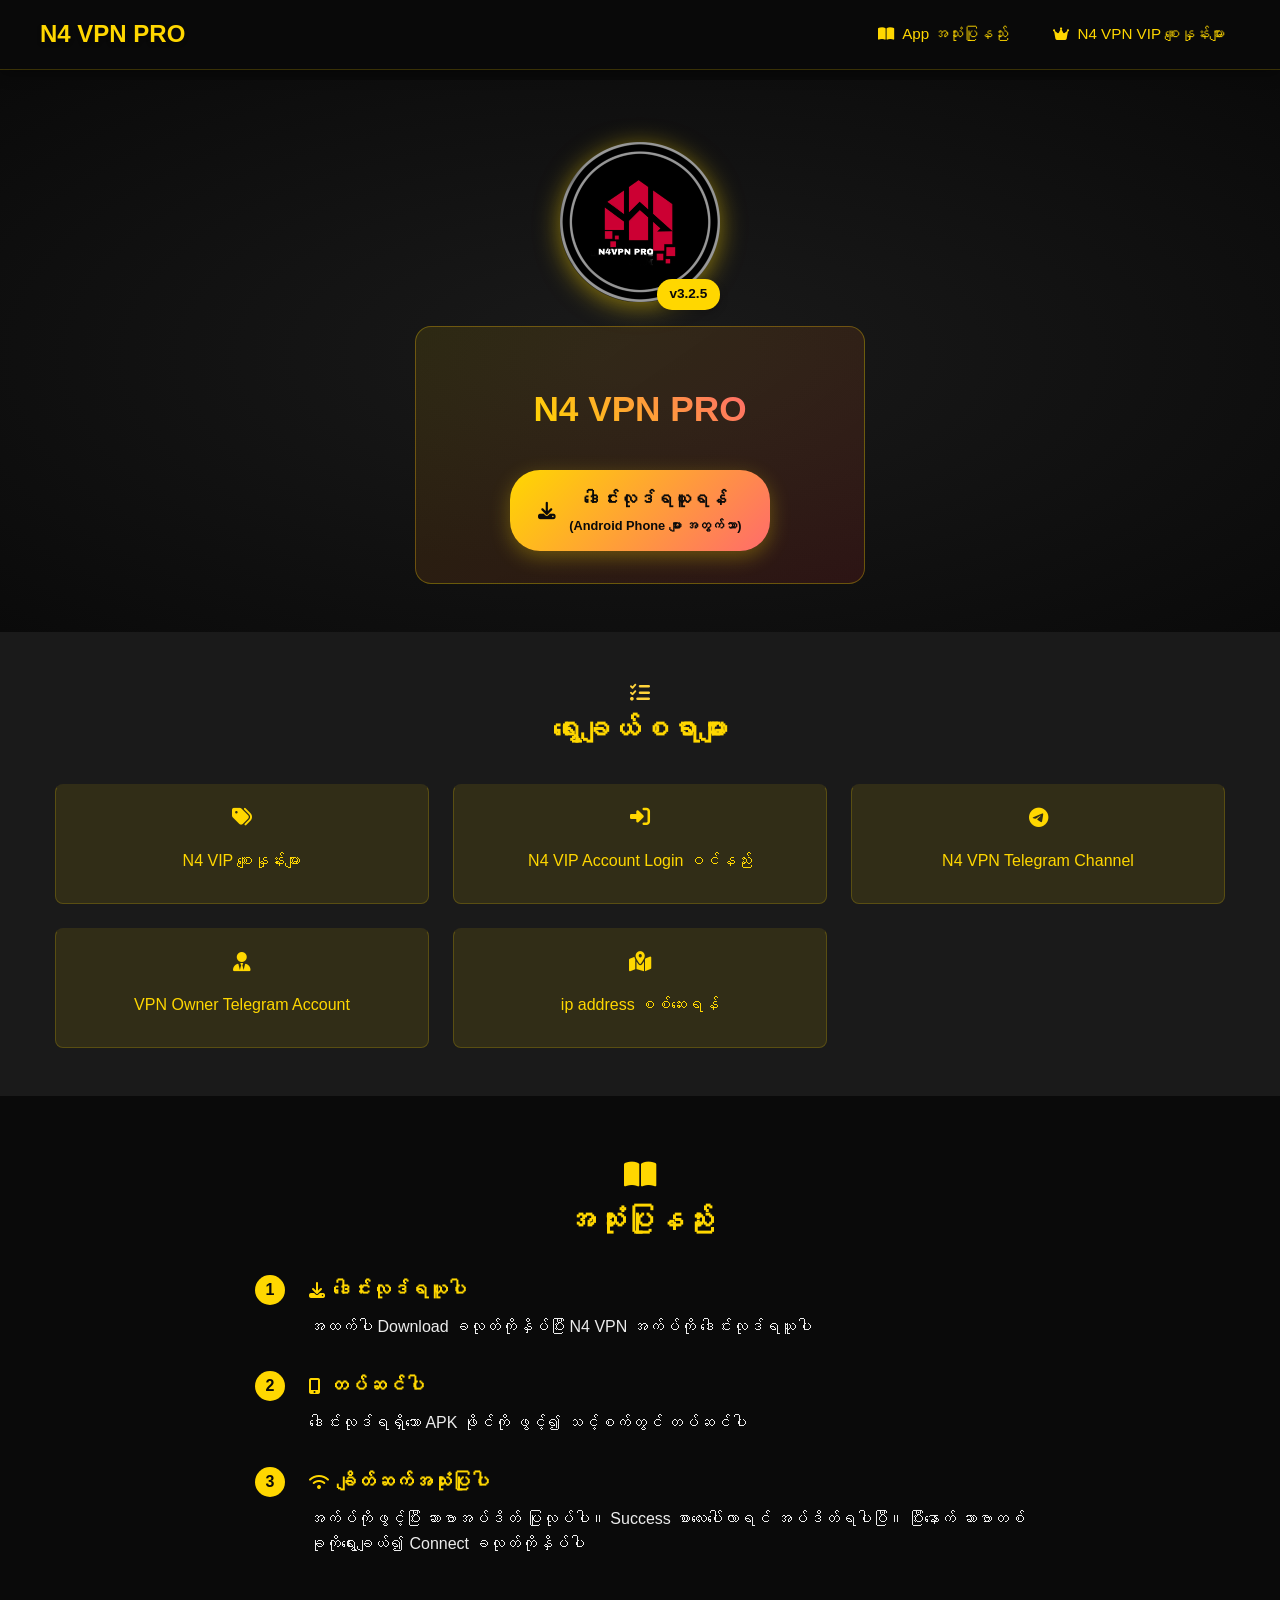
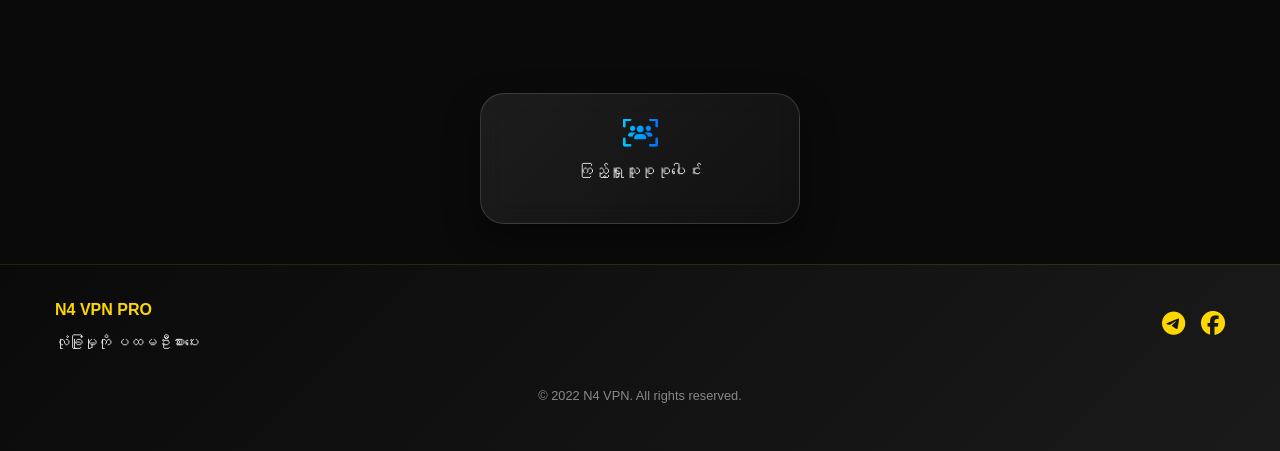
<file: index.html>
<!DOCTYPE html>
<html lang="my">
<head>
    <meta charset="UTF-8">
    <meta name="viewport" content="width=device-width, initial-scale=1.0, maximum-scale=1.0, user-scalable=no">
    <title>N4 VPN</title>
    <link rel="stylesheet" href="/theme.css">
    <link rel="stylesheet" href="styles.css">
    <!-- Font Awesome for icons -->
    <link rel="stylesheet" href="https://cdnjs.cloudflare.com/ajax/libs/font-awesome/6.4.0/css/all.min.css">
</head>
<body class="n4">
<header class="main-header">
  <div class="header-content">
    <a href="#" class="header-logo">N4 VPN PRO</a>
    <nav>
      <ul class="nav-links">
        <li><a href="#guide" class="nav-item"><i class="fa-solid fa-book-open fa-beat-fade fa-lg"></i> App အသုံးပြုနည်း</a></li>
        <li><a href="/vipprice/" class="nav-item"><i class="fa-solid fa-crown fa-beat-fade fa-lg"></i> N4 VPN VIP စျေးနှုန်းများ</a></li>
      </ul>
    </nav>
  </div>
</header>

<main>
    <!-- Download Section -->
    <section id="download" class="download-section">
        <div class="download-container n4-reveal">
            <!-- Logo with Version Badge -->
            <div class="logo-container">
                <img src="/n4logo.png" alt="N4 VPN Logo" class="site-logo" loading="lazy">
                <span class="version-tag"> v3.2.5 </span>
            </div>
            
            <div class="gradient-box">
                <h2 class="download-title">
                    <span class="gradient-text">N4 VPN PRO</span>
                </h2>
                <div class="download-btn-container">
                    <a href="/N4VPNPRO325.apk" class="download-btn">
                        <i class="fas fa-download btn-icon"></i>
                        <span>ဒေါင်းလုဒ်ရယူရန်<br>
                        <small>(Android Phone များ အတွက်သာ)</small></span>
                    </a>
                </div>
            </div>
        </div>
    </section>

    <!-- Screenshots Grid Section -->
    <section id="screenshots" class="screenshot-section">
        <div class="section-heading n4-reveal">
            <i class="fa-solid fa-list-check fa-beat fa-lg" style="color: #FFD43B;"></i>
            <h3> ရွေးချယ်စရာများ </h3>
        </div>
        <div class="screenshot-grid">
            <div class="grid-item n4-reveal" style="--n4d:0.00s">
                <a href="/vipprice/" class="tab-link">
                    <div class="caption">
                        <i class="fa-solid fa-tags fa-beat fa-lg"></i>
                        <br><span> N4 VIP စျေးနှုန်းများ </span>
                    </div>
                </a>
            </div>
            <div class="grid-item n4-reveal" style="--n4d:0.08s">
                <a href="/viplogin/" class="tab-link">
                    <div class="caption">
                        <i class="fa-solid fa-right-to-bracket fa-beat fa-lg"></i><br>
                        <span> N4 VIP Account Login ဝင်နည်း </span>
                    </div>
                </a>
            </div>
           <div class="grid-item n4-reveal" style="--n4d:0.16s">
                <a href="https://t.me/n4vpn" target="_blank" rel="noopener" class="tab-link">
                    <div class="caption">
                        <i class="fa-brands fa-telegram fa-beat fa-lg"></i><br>
                        <span> N4 VPN Telegram Channel</span>
                    </div>
                </a>
            </div>
            <div class="grid-item n4-reveal" style="--n4d:0.24s">
                <a href="https://t.me/n4nd404" target="_blank" rel="noopener" class="tab-link">
                    <div class="caption">
                        <i class="fa-solid fa-user-tie fa-beat fa-lg"></i><br>
                        <span> VPN Owner Telegram Account </span>
                    </div>
                </a>
            </div>
            <div class="grid-item n4-reveal" style="--n4d:0.32s">
                <a href="/ip/" class="tab-link">
                    <div class="caption">
                        <i class="fa-solid fa-map-location-dot fa-beat fa-lg"></i><br>
                        <span> ip address စစ်ဆေးရန် </span>
                    </div>
                </a>
            </div>
        </div>
    </section>

    <!-- Guide Section -->
    <section id="guide" class="guide-section">
        <div class="section-heading n4-reveal">
            <i class="fas fa-book-open section-icon"></i>
            <h3>အသုံးပြုနည်း</h3>
        </div>
        <div class="guide-steps">
            <div class="step n4-reveal" style="--n4d:0.00s">
                <div class="step-number">1</div>
                <div class="step-content">
                    <h4><i class="fas fa-download step-icon"></i> ဒေါင်းလုဒ်ရယူပါ</h4>
                    <p>အထက်ပါ Download ခလုတ်ကိုနှိပ်ပြီး N4 VPN အက်ပ်ကို ဒေါင်းလုဒ်ရယူပါ</p>
                </div>
            </div>
            <div class="step n4-reveal" style="--n4d:0.12s">
                <div class="step-number">2</div>
                <div class="step-content">
                    <h4><i class="fas fa-mobile-alt step-icon"></i> တပ်ဆင်ပါ</h4>
                    <p>ဒေါင်းလုဒ်ရရှိသော APK ဖိုင်ကို ဖွင့်၍ သင့်စက်တွင် တပ်ဆင်ပါ</p>
                </div>
            </div>
            <div class="step n4-reveal" style="--n4d:0.24s">
                <div class="step-number">3</div>
                <div class="step-content">
                    <h4><i class="fas fa-wifi step-icon"></i> ချိတ်ဆက်အသုံးပြုပါ</h4>
                    <p>အက်ပ်ကိုဖွင့်ပြီး ဆာဗာအပ်ဒိတ် ပြုလုပ်ပါ။ Success စာလေးပေါ်လာရင် အပ်ဒိတ်ရပါပြီ။ ပြီးနောက် ဆာဗာတစ်ခုကိုရွေးချယ်၍ Connect ခလုတ်ကိုနှိပ်ပါ</p>
                </div>
            </div>
        </div>
    </section>
</main>
<div class="counter-card n4-reveal">
    <div class="counter-content">
        <i class="fa-solid fa-users-viewfinder fa-beat-fade"></i>
        <span class="counter-text">ကြည့်ရှူသူစုစုပေါင်း</span>
        <div id="sfcqj1mbbbgxhb4ea61ur71ht8m4ankrxlb" class="counter-display"></div>
        <script type="text/javascript" src="https://counter1.optistats.ovh/private/counter.js?c=qj1mbbbgxhb4ea61ur71ht8m4ankrxlb&down=async" async></script>
    </div>
</div>

<footer class="main-footer n4-reveal">
    <div class="footer-content">
        <div class="footer-brand">
            <h4>N4 VPN PRO</h4>
            <p>လုံခြုံမှုကို ပထမဦးစားပေး</p>
        </div>
        <div class="social-links">
            <a href="https://t.me/n4vpn"><i class="fab fa-telegram social-icon"></i></a>
            <a href="https://www.facebook.com/share/1FxpoFHEAb/"><i class="fab fa-facebook social-icon"></i></a>
        </div>
    </div>
    <div class="copyright">
        <p>© 2022 N4 VPN. All rights reserved.</p>
    </div>
</footer>
<script src="/config.js"></script>
<script src="/site.js"></script>
</body>
</html>
</file>
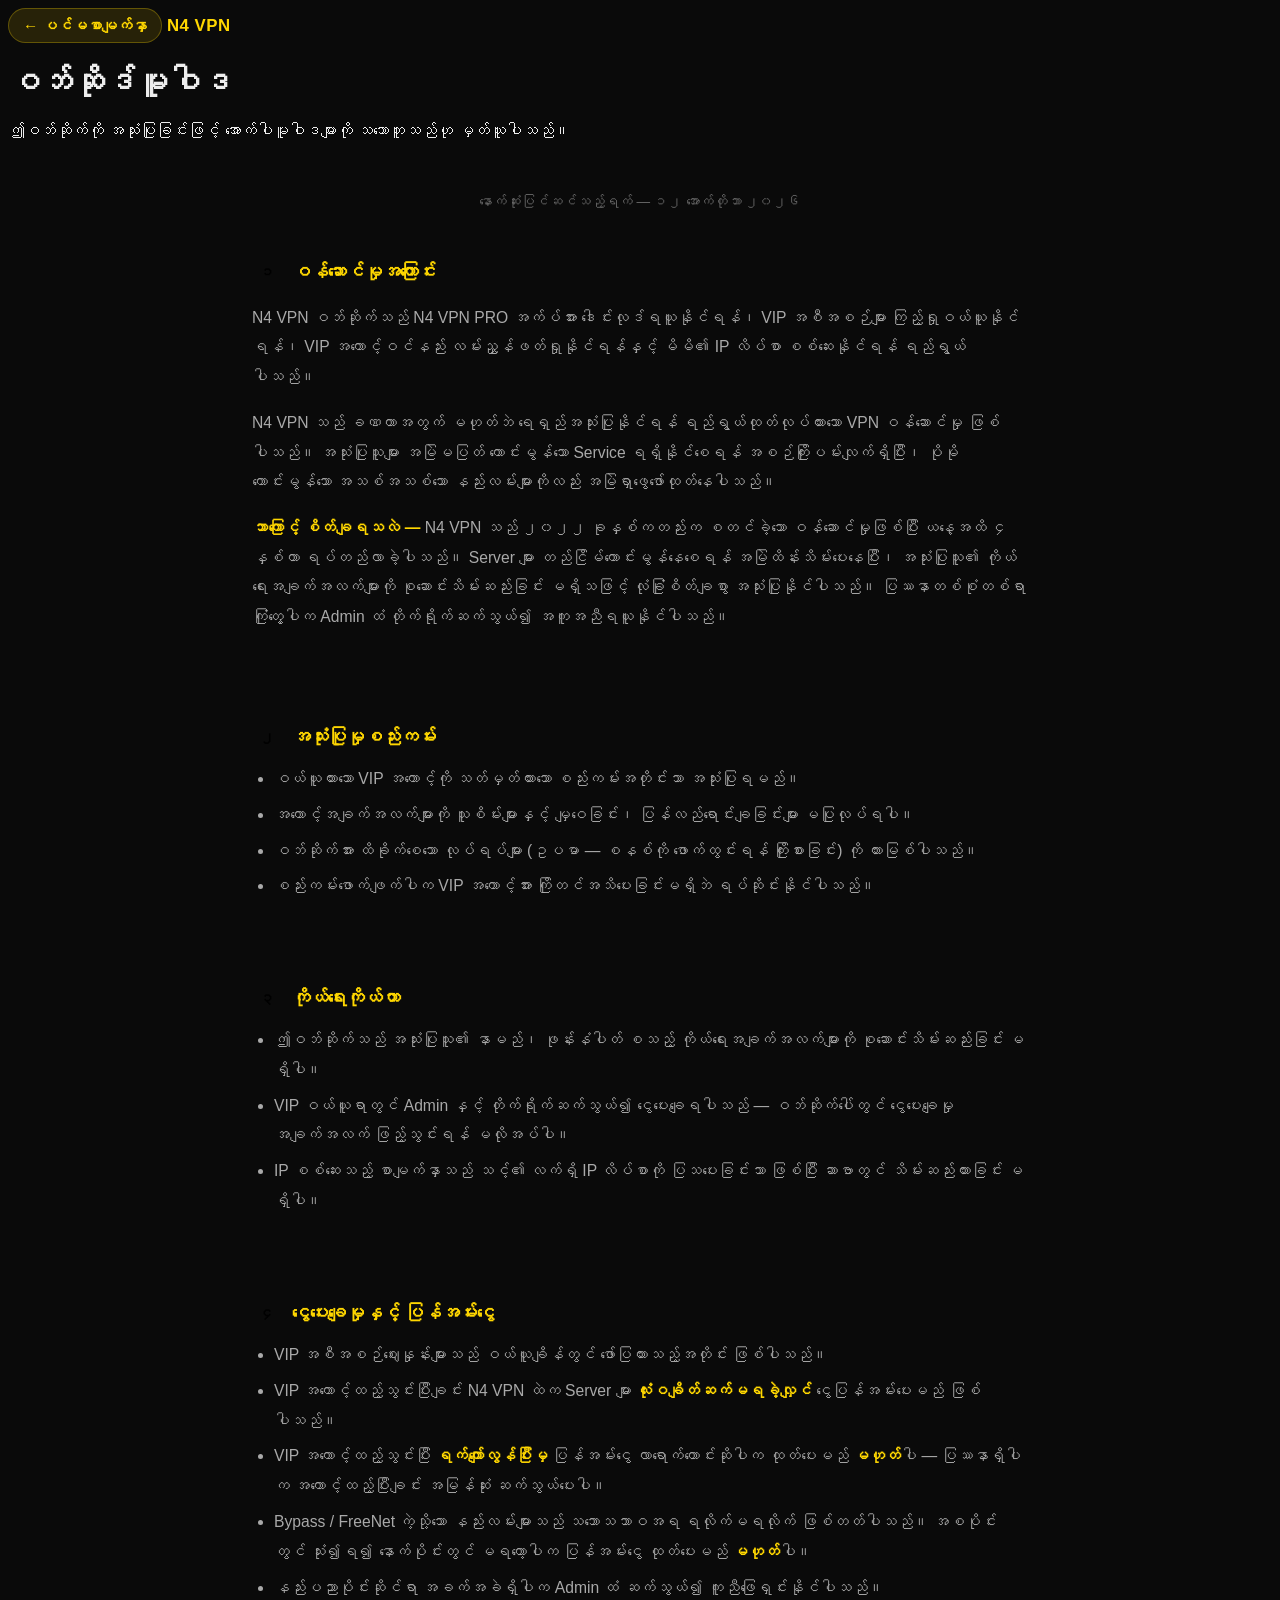
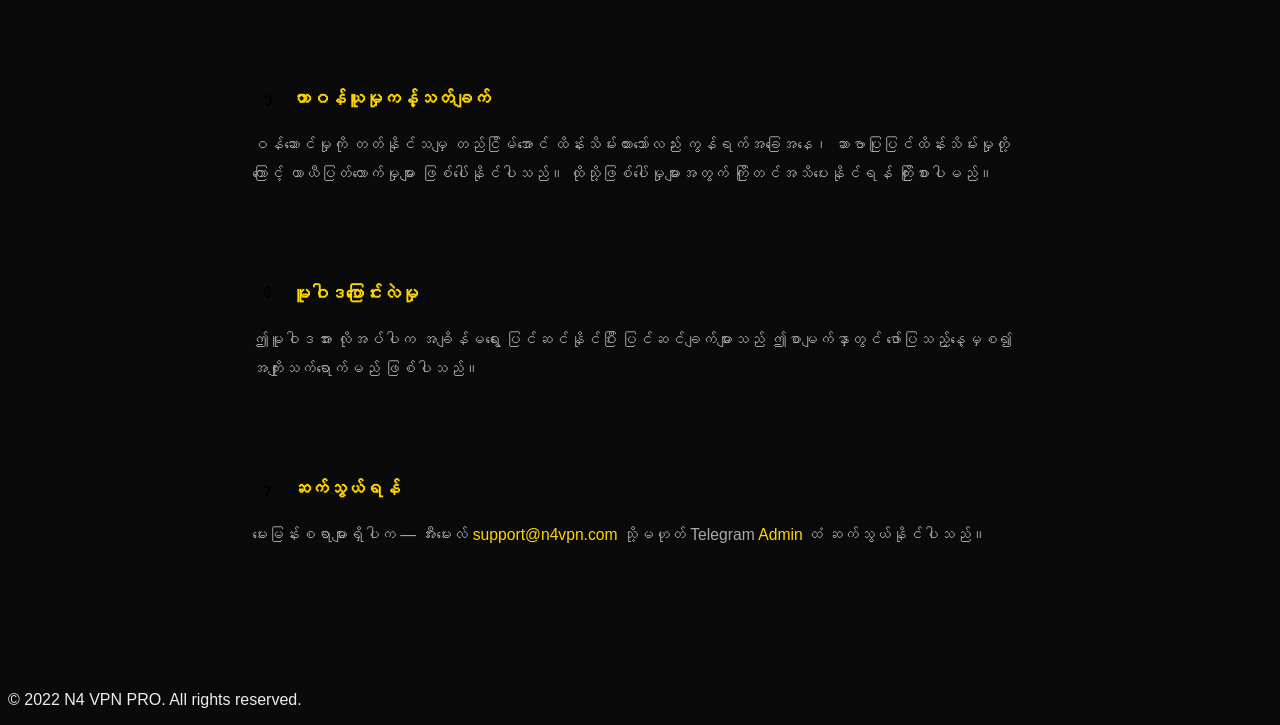
<file: policy/index.html>
<!DOCTYPE html>
<html lang="my">
<head>
    <meta charset="UTF-8">
    <meta name="viewport" content="width=device-width, initial-scale=1.0">
    <title>ဝဘ်ဆိုဒ်မူဝါဒ - N4 VPN</title>
    <meta name="description" content="N4 VPN ဝဘ်ဆိုဒ်၏ အသုံးပြုမှုမူဝါဒနှင့် ကိုယ်ရေးကိုယ်တာမူဝါဒ။">
    <link rel="icon" type="image/png" href="/n4logo.png">
    <link rel="stylesheet" href="/theme.css">
    <style>
        .policy-wrap { max-width: 860px; margin: 0 auto; padding: 24px 16px 64px; }
        .policy-card {
            background: var(--n4-card);
            border: 1px solid var(--n4-border);
            border-radius: var(--n4-radius);
            padding: 28px 26px;
            margin-bottom: 18px;
        }
        .policy-card h2 {
            color: var(--n4-gold);
            font-size: 1.15rem;
            margin: 0 0 12px;
            display: flex;
            align-items: center;
            gap: 10px;
        }
        .policy-card h2 .num {
            width: 30px; height: 30px; flex: 0 0 30px;
            border-radius: 50%;
            background: var(--n4-gold-grad);
            color: #000;
            font-size: 0.9rem;
            display: flex; align-items: center; justify-content: center;
            font-weight: 800;
        }
        .policy-card p, .policy-card li {
            color: var(--n4-muted);
            line-height: 1.9;
            font-size: 0.98rem;
        }
        .policy-card strong { color: var(--n4-gold); }
        .policy-card ul { margin: 8px 0; padding-left: 22px; }
        .policy-card li { margin-bottom: 6px; }
        .policy-updated {
            text-align: center;
            color: var(--n4-faint);
            font-size: 0.85rem;
            margin-bottom: 20px;
        }
        .policy-contact a { color: var(--n4-gold); text-decoration: none; }
        .policy-contact a:hover { text-decoration: underline; }
        @media (max-width: 640px) {
            .policy-card { padding: 22px 18px; }
        }
    </style>
</head>
<body class="n4">
    <div class="n4-subhead">
        <a class="n4-back" href="/">← ပင်မစာမျက်နှာ</a>
        <span class="n4-brand">N4 VPN</span>
    </div>

    <header class="n4-pagehead n4-reveal">
        <h1>ဝဘ်ဆိုဒ်မူဝါဒ</h1>
        <p>ဤဝဘ်ဆိုက်ကို အသုံးပြုခြင်းဖြင့် အောက်ပါမူဝါဒများကို သဘောတူသည်ဟု မှတ်ယူပါသည်။</p>
    </header>

    <main class="policy-wrap">
        <p class="policy-updated n4-reveal">နောက်ဆုံးပြင်ဆင်သည့်ရက် — ၁၂ အောက်တိုဘာ ၂၀၂၆</p>

        <section class="policy-card n4-reveal">
            <h2><span class="num">၁</span> ဝန်ဆောင်မှုအကြောင်း</h2>
            <p>N4 VPN ဝဘ်ဆိုက်သည် N4 VPN PRO အက်ပ်အား ဒေါင်းလုဒ်ရယူနိုင်ရန်၊ VIP အစီအစဉ်များ ကြည့်ရှုဝယ်ယူနိုင်ရန်၊ VIP အကောင့်ဝင်နည်း လမ်းညွှန်ဖတ်ရှုနိုင်ရန်နှင့် မိမိ၏ IP လိပ်စာ စစ်ဆေးနိုင်ရန် ရည်ရွယ်ပါသည်။</p>
            <p>N4 VPN သည် ခဏတာအတွက် မဟုတ်ဘဲ ရေရှည်အသုံးပြုနိုင်ရန် ရည်ရွယ်ထုတ်လုပ်ထားသော VPN ဝန်ဆောင်မှု ဖြစ်ပါသည်။ အသုံးပြုသူများ အမြဲမပြတ် ကောင်းမွန်သော Service ရရှိနိုင်စေရန် အစဉ်ကြိုးပမ်းလျက်ရှိပြီး၊ ပိုမိုကောင်းမွန်သော အသစ်အသစ်သော နည်းလမ်းများကိုလည်း အမြဲရှာဖွေဖော်ထုတ်နေပါသည်။</p>
            <p><strong>ဘာကြောင့် စိတ်ချရသလဲ —</strong> N4 VPN သည် ၂၀၂၂ ခုနှစ်ကတည်းက စတင်ခဲ့သော ဝန်ဆောင်မှုဖြစ်ပြီး ယနေ့အထိ ၄ နှစ်တာ ရပ်တည်လာခဲ့ပါသည်။ Server များ တည်ငြိမ်ကောင်းမွန်နေစေရန် အမြဲထိန်းသိမ်းပေးနေပြီး၊ အသုံးပြုသူ၏ ကိုယ်ရေးအချက်အလက်များကို စုဆောင်းသိမ်းဆည်းခြင်း မရှိသဖြင့် လုံခြုံစိတ်ချစွာ အသုံးပြုနိုင်ပါသည်။ ပြဿနာတစ်စုံတစ်ရာ ကြုံတွေ့ပါက Admin ထံ တိုက်ရိုက်ဆက်သွယ်၍ အကူအညီရယူနိုင်ပါသည်။</p>
        </section>

        <section class="policy-card n4-reveal">
            <h2><span class="num">၂</span> အသုံးပြုမှုစည်းကမ်း</h2>
            <ul>
                <li>ဝယ်ယူထားသော VIP အကောင့်ကို သတ်မှတ်ထားသော စည်းကမ်းအတိုင်းသာ အသုံးပြုရမည်။</li>
                <li>အကောင့်အချက်အလက်များကို သူစိမ်းများနှင့် မျှဝေခြင်း၊ ပြန်လည်ရောင်းချခြင်းများ မပြုလုပ်ရပါ။</li>
                <li>ဝဘ်ဆိုက်အား ထိခိုက်စေသော လုပ်ရပ်များ (ဥပမာ — စနစ်ကို ဖောက်ထွင်းရန် ကြိုးစားခြင်း) ကို တားမြစ်ပါသည်။</li>
                <li>စည်းကမ်းဖောက်ဖျက်ပါက VIP အကောင့်အား ကြိုတင်အသိပေးခြင်းမရှိဘဲ ရပ်ဆိုင်းနိုင်ပါသည်။</li>
            </ul>
        </section>

        <section class="policy-card n4-reveal">
            <h2><span class="num">၃</span> ကိုယ်ရေးကိုယ်တာ</h2>
            <ul>
                <li>ဤဝဘ်ဆိုက်သည် အသုံးပြုသူ၏ နာမည်၊ ဖုန်းနံပါတ် စသည့် ကိုယ်ရေးအချက်အလက်များကို စုဆောင်းသိမ်းဆည်းခြင်း မရှိပါ။</li>
                <li>VIP ဝယ်ယူရာတွင် Admin နှင့် တိုက်ရိုက်ဆက်သွယ်၍ ငွေပေးချေရပါသည် — ဝဘ်ဆိုက်ပေါ်တွင် ငွေပေးချေမှုအချက်အလက် ဖြည့်သွင်းရန် မလိုအပ်ပါ။</li>
                <li>IP စစ်ဆေးသည့် စာမျက်နှာသည် သင့်၏ လက်ရှိ IP လိပ်စာကို ပြသပေးခြင်းသာ ဖြစ်ပြီး ဆာဗာတွင် သိမ်းဆည်းထားခြင်း မရှိပါ။</li>
            </ul>
        </section>

        <section class="policy-card n4-reveal">
            <h2><span class="num">၄</span> ငွေပေးချေမှုနှင့် ပြန်အမ်းငွေ</h2>
            <ul>
                <li>VIP အစီအစဉ်ဈေးနှုန်းများသည် ဝယ်ယူချိန်တွင် ဖော်ပြထားသည့်အတိုင်း ဖြစ်ပါသည်။</li>
                <li>VIP အကောင့်ထည့်သွင်းပြီးချင်း N4 VPN ထဲက Server များ <strong>လုံးဝချိတ်ဆက်မရခဲ့လျှင်</strong> ငွေပြန်အမ်းပေးမည် ဖြစ်ပါသည်။</li>
                <li>VIP အကောင့်ထည့်သွင်းပြီး <strong>ရက်ကျော်လွန်ပြီးမှ</strong> ပြန်အမ်းငွေ လာရောက်တောင်းဆိုပါက ထုတ်ပေးမည် <strong>မဟုတ်</strong>ပါ — ပြဿနာရှိပါက အကောင့်ထည့်ပြီးချင်း အမြန်ဆုံး ဆက်သွယ်ပေးပါ။</li>
                <li>Bypass / FreeNet ကဲ့သို့သော နည်းလမ်းများသည် သဘောသဘာဝအရ ရလိုက်မရလိုက် ဖြစ်တတ်ပါသည်။ အစပိုင်းတွင် သုံး၍ရ၍ နောက်ပိုင်းတွင် မရတော့ပါက ပြန်အမ်းငွေ ထုတ်ပေးမည် <strong>မဟုတ်</strong>ပါ။</li>
                <li>နည်းပညာပိုင်းဆိုင်ရာ အခက်အခဲရှိပါက Admin ထံ ဆက်သွယ်၍ ကူညီဖြေရှင်းနိုင်ပါသည်။</li>
            </ul>
        </section>

        <section class="policy-card n4-reveal">
            <h2><span class="num">၅</span> တာဝန်ယူမှုကန့်သတ်ချက်</h2>
            <p>ဝန်ဆောင်မှုကို တတ်နိုင်သမျှ တည်ငြိမ်အောင် ထိန်းသိမ်းထားသော်လည်း ကွန်ရက်အခြေအနေ၊ ဆာဗာပြုပြင်ထိန်းသိမ်းမှုတို့ကြောင့် ယာယီပြတ်တောက်မှုများ ဖြစ်ပေါ်နိုင်ပါသည်။ ထိုသို့ဖြစ်ပေါ်မှုများအတွက် ကြိုတင်အသိပေးနိုင်ရန် ကြိုးစားပါမည်။</p>
        </section>

        <section class="policy-card n4-reveal">
            <h2><span class="num">၆</span> မူဝါဒပြောင်းလဲမှု</h2>
            <p>ဤမူဝါဒအား လိုအပ်ပါက အချိန်မရွေး ပြင်ဆင်နိုင်ပြီး ပြင်ဆင်ချက်များသည် ဤစာမျက်နှာတွင် ဖော်ပြသည့်နေ့မှစ၍ အကျိုးသက်ရောက်မည် ဖြစ်ပါသည်။</p>
        </section>

        <section class="policy-card policy-contact n4-reveal">
            <h2><span class="num">၇</span> ဆက်သွယ်ရန်</h2>
            <p>မေးမြန်းစရာများရှိပါက — အီးမေးလ် <a href="mailto:support@n4vpn.com">support@n4vpn.com</a> သို့မဟုတ် Telegram <a href="https://t.me/n4nd404" target="_blank" rel="noopener">Admin</a> ထံ ဆက်သွယ်နိုင်ပါသည်။</p>
        </section>
    </main>

    <footer class="n4-footer">
        <p>© 2022 N4 VPN PRO. All rights reserved.</p>
    </footer>

    <script src="/config.js"></script>
    <script src="/site.js"></script>
</body>
</html>
</file>
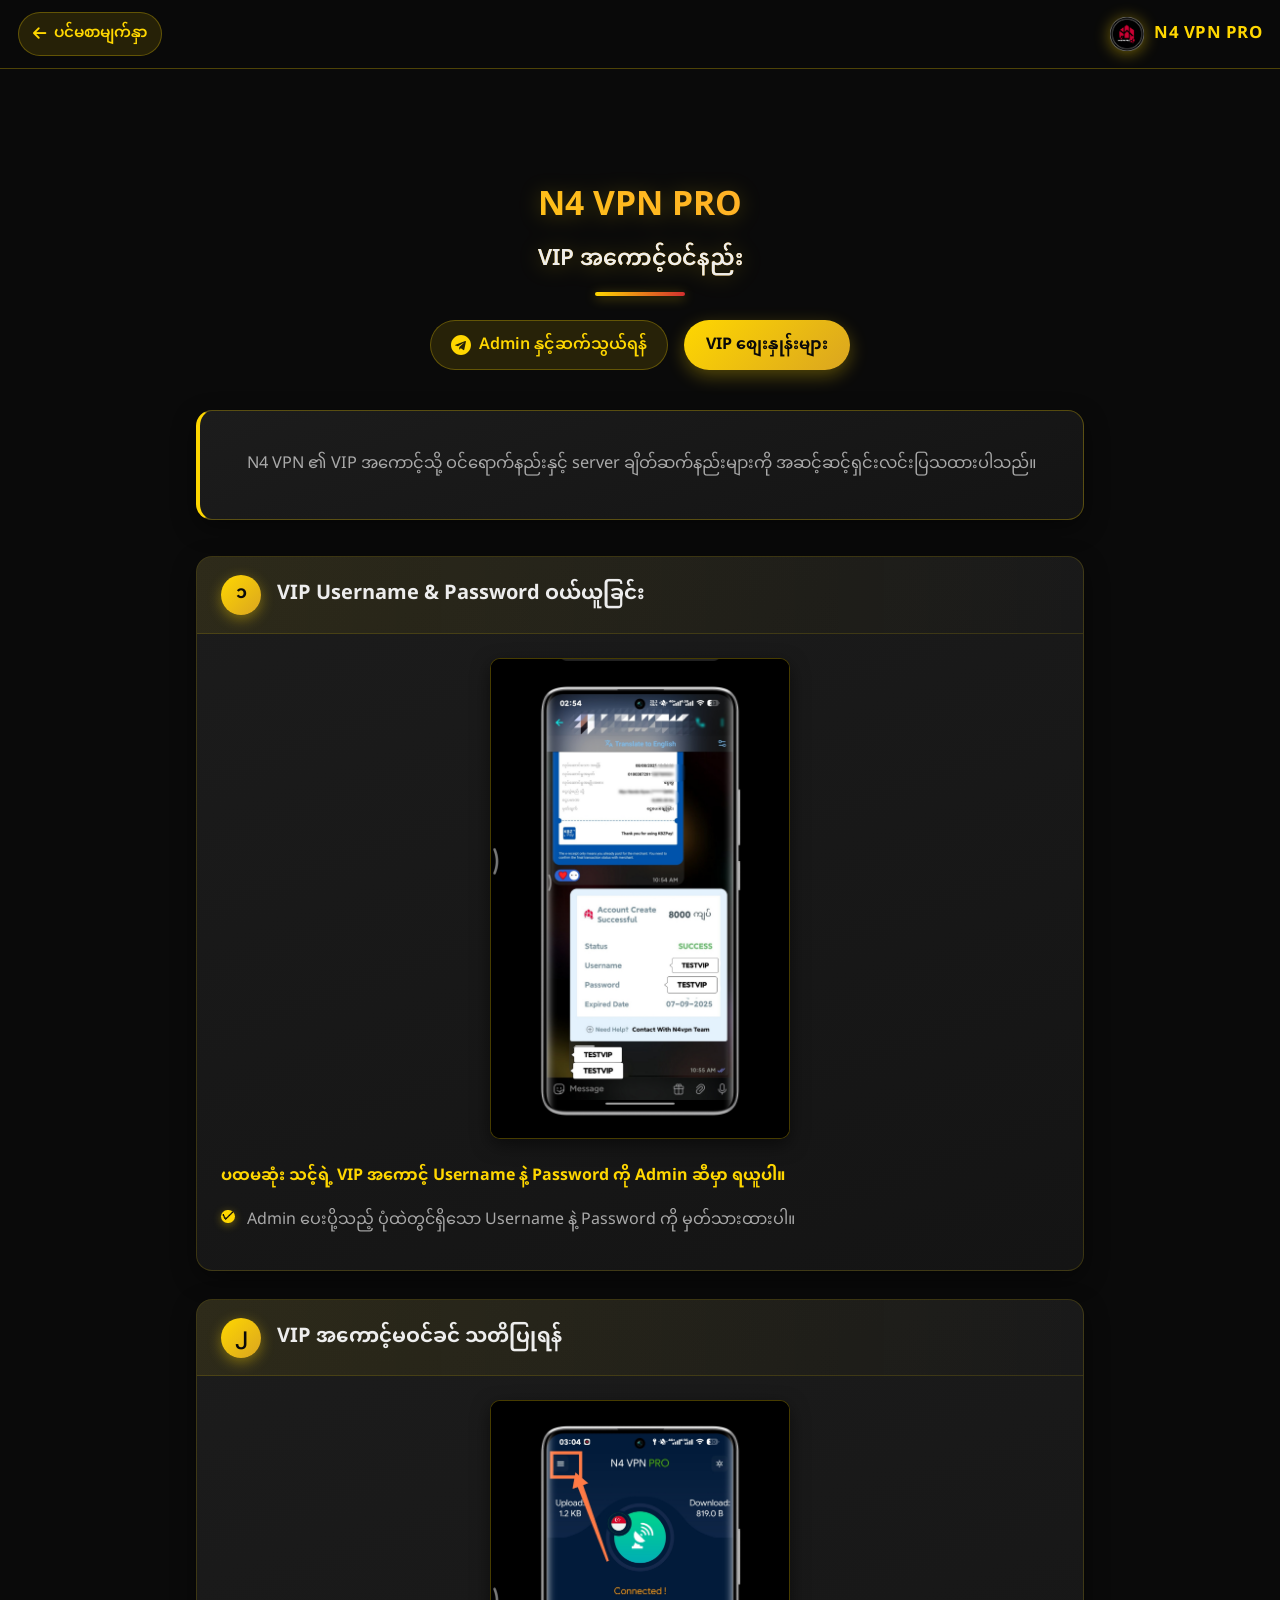
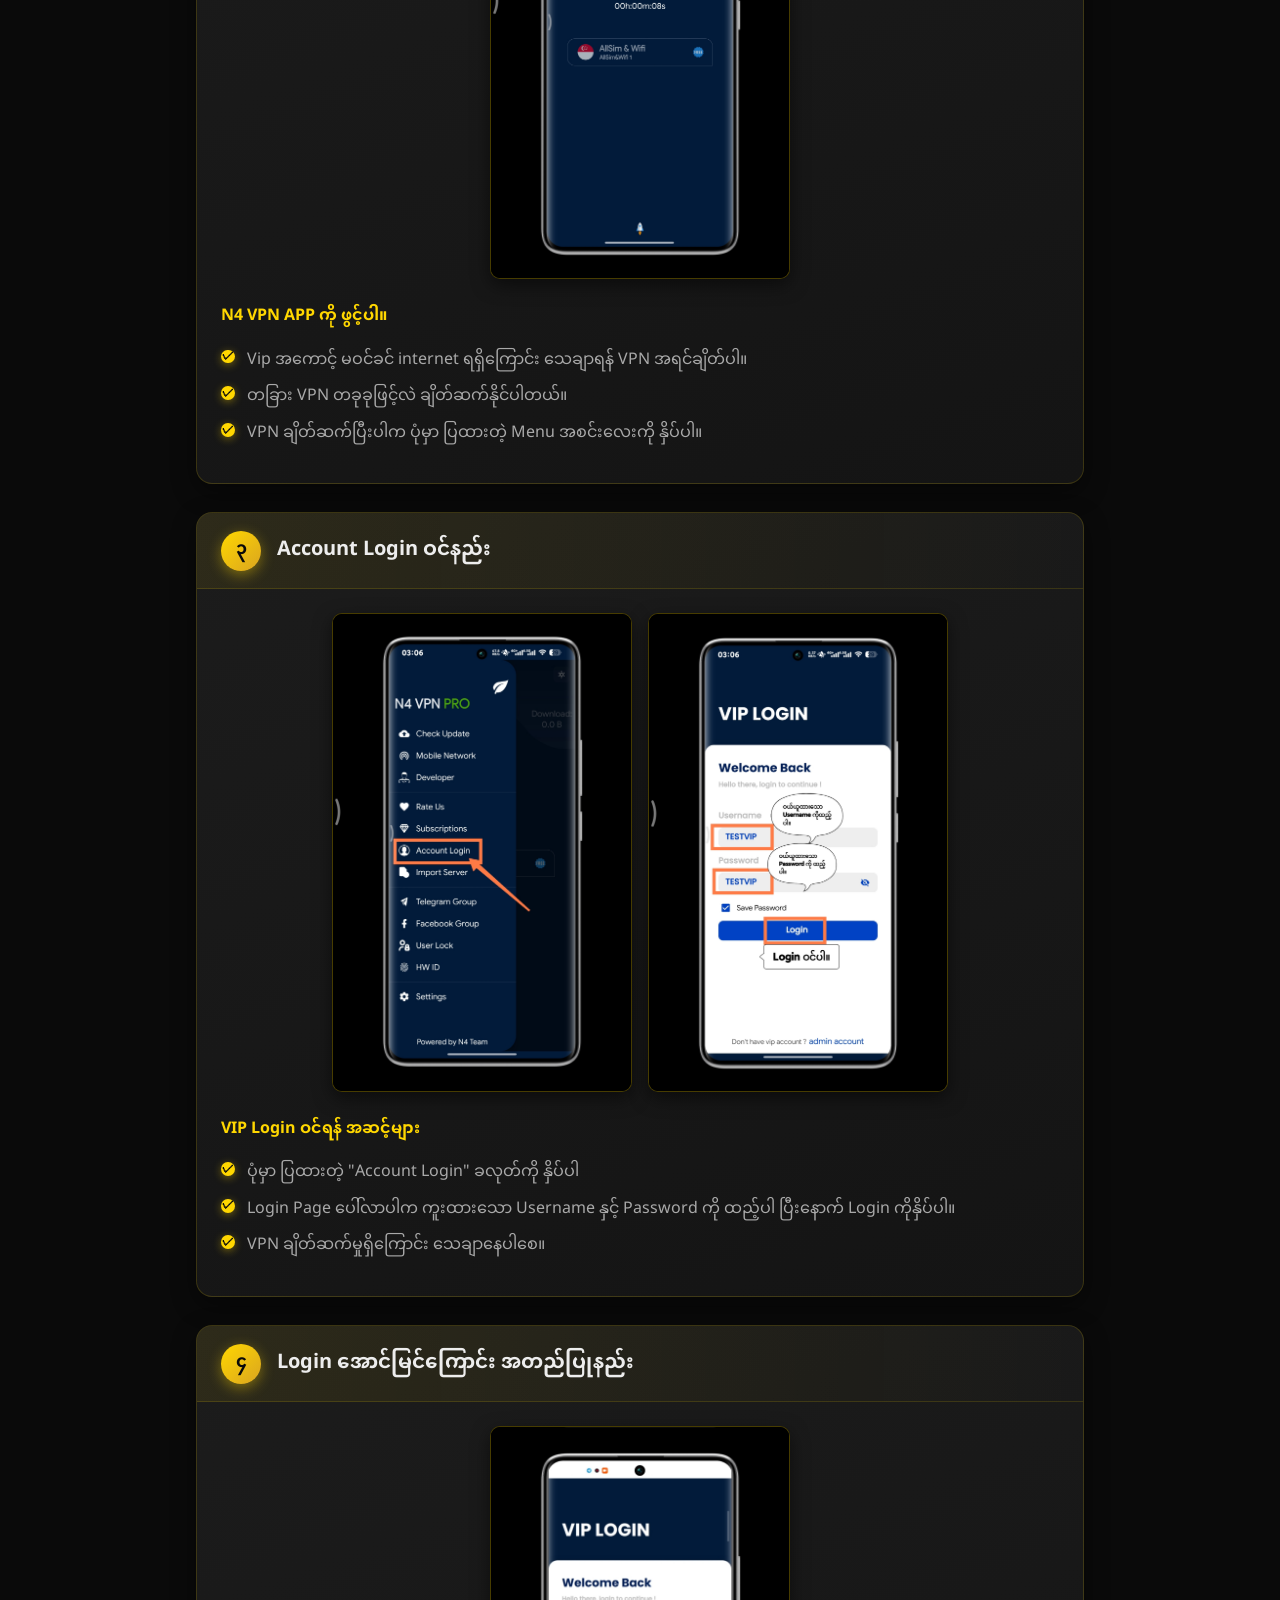
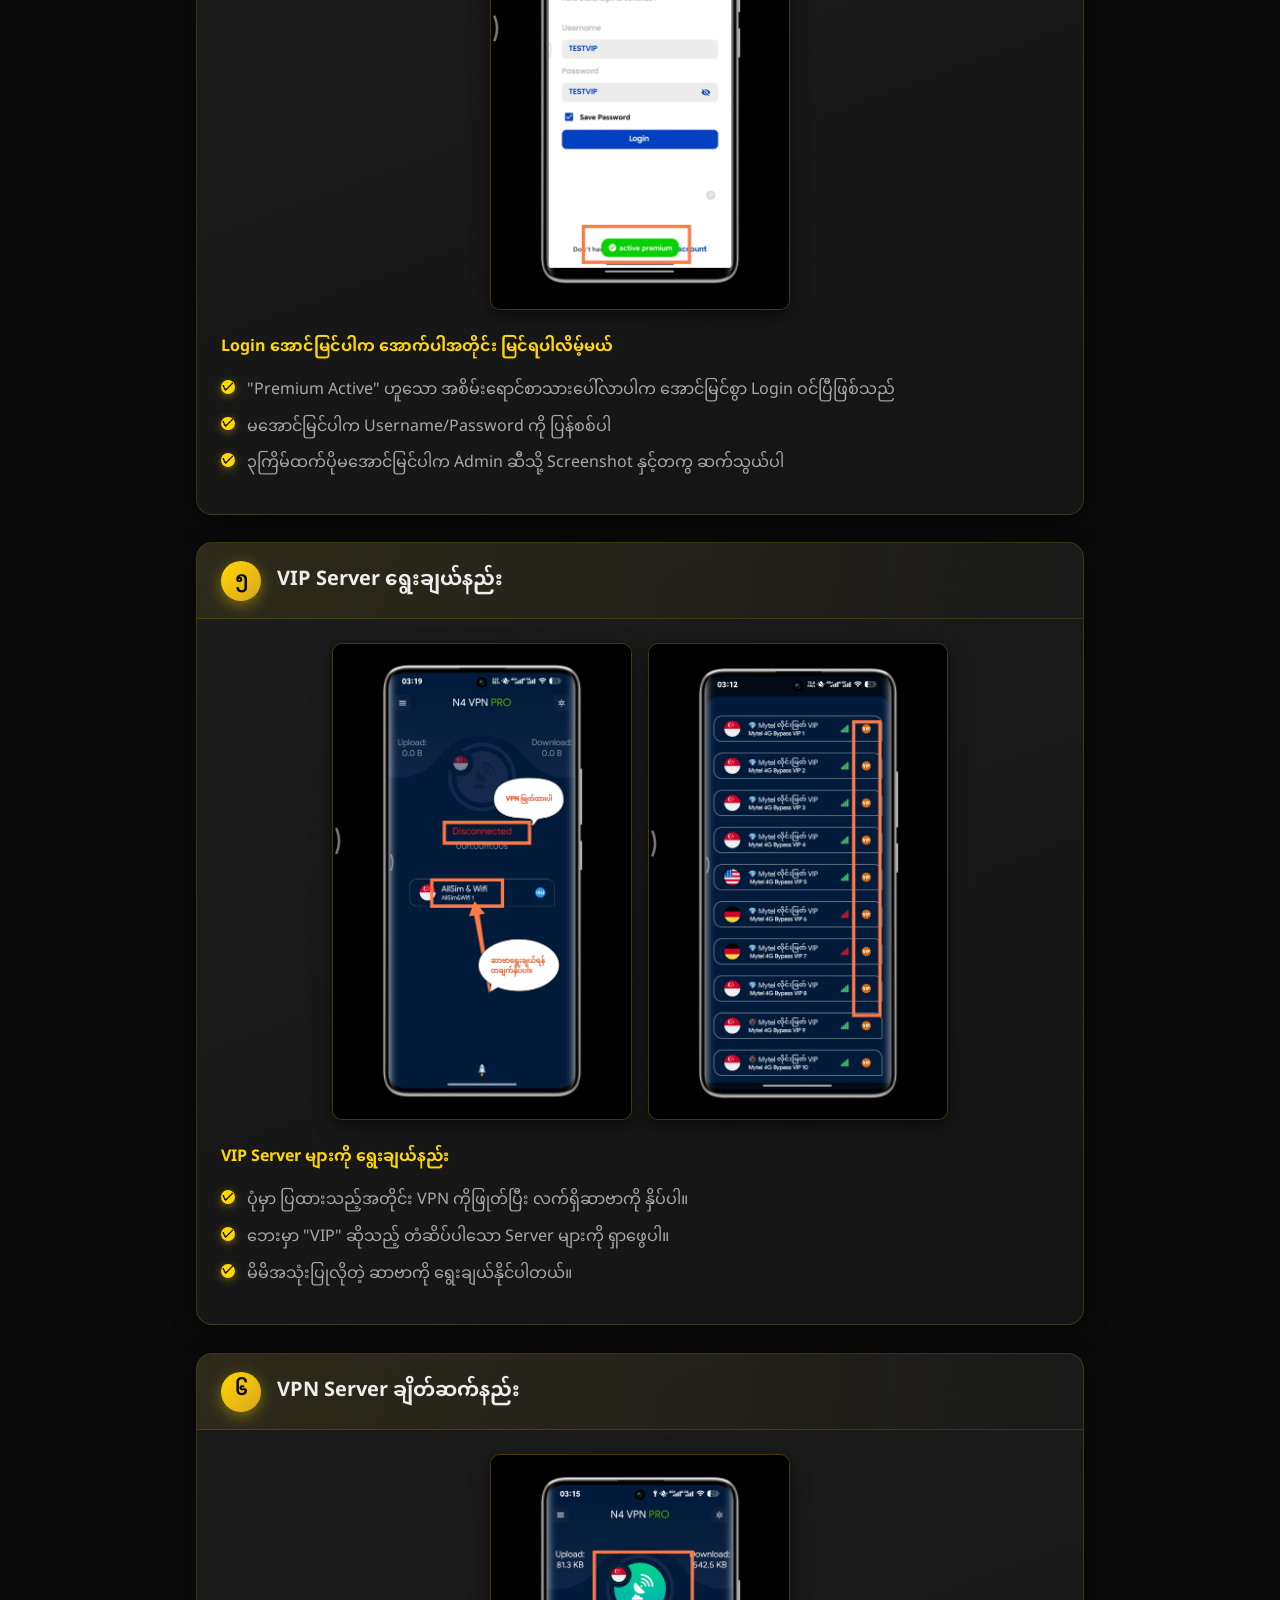
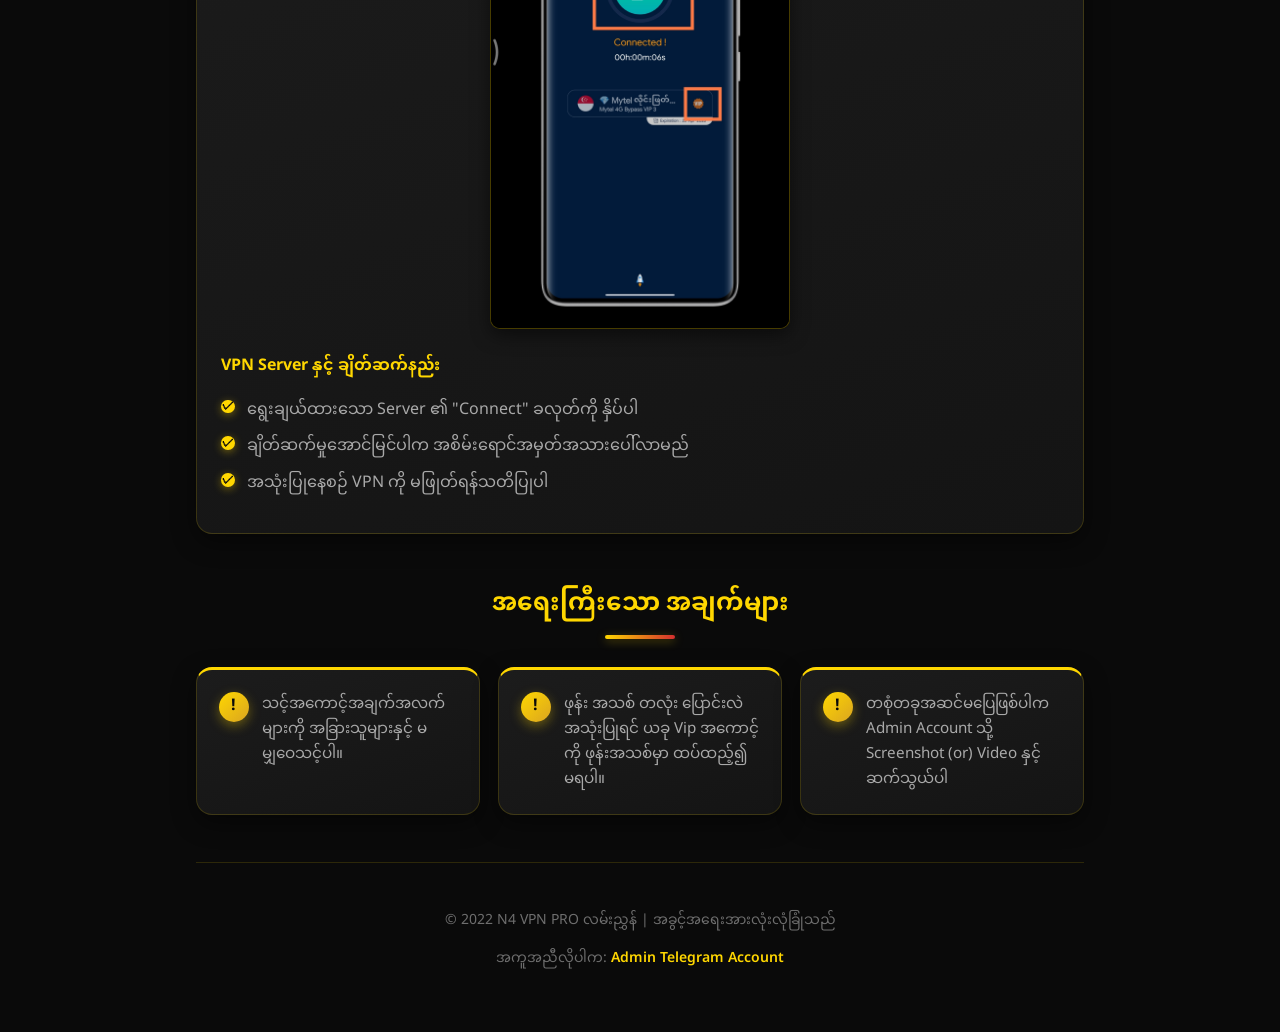
<file: viplogin/index.html>
<!DOCTYPE html>
<html lang="my">
<head>
    <meta charset="UTF-8">
    <meta name="viewport" content="width=device-width, initial-scale=1.0">
    <title>N4 VPN VIP အကောင့်Login ဝင်နည်း</title>
    <link rel="stylesheet" href="/theme.css">
    <link rel="stylesheet" href="style.css">
    <link rel="preconnect" href="https://fonts.googleapis.com">
    <link rel="preconnect" href="https://fonts.gstatic.com" crossorigin>
    <link href="https://fonts.googleapis.com/css2?family=Noto+Sans+Myanmar:wght@400;500;600;700&display=swap" rel="stylesheet">
    <link rel="stylesheet" href="https://cdnjs.cloudflare.com/ajax/libs/font-awesome/6.4.0/css/all.min.css">
    <link rel="icon" href="/n4logo.png" type="image/png">
</head>
<body class="n4">
    <header class="n4-subheader">
        <a href="/" class="n4-back"><i class="fa-solid fa-arrow-left"></i> ပင်မစာမျက်နှာ</a>
        <a href="/" class="n4-brand"><img src="/n4logo.png" alt="N4"> N4 VPN PRO</a>
    </header>
    <div class="container">
        <header>
            <h1 class="n4-reveal">N4 VPN PRO <span>VIP အကောင့်ဝင်နည်း</span></h1>
            <div class="header-decoration n4-reveal" style="--n4d:.1s"></div>
            <div class="header-links n4-reveal" style="--n4d:.18s">
                <a href="https://t.me/n4nd404" class="telegram-link" target="_blank">
                    <svg xmlns="http://www.w3.org/2000/svg" width="20" height="20" viewBox="0 0 24 24" fill="currentColor">
                        <path d="M12 0c-6.627 0-12 5.373-12 12s5.373 12 12 12 12-5.373 12-12-5.373-12-12-12zm5.894 8.221l-1.97 9.28c-.145.658-.537.818-1.084.508l-3-2.21-1.446 1.394c-.14.18-.357.295-.6.295-.002 0-.003 0-.005 0l.213-3.054 5.56-5.022c.24-.213-.054-.334-.373-.121l-6.869 4.326-2.96-.924c-.64-.203-.658-.64.135-.954l11.566-4.458c.538-.196 1.006.128.832.941z"/>
                    </svg>
                    Admin နှင့်ဆက်သွယ်ရန်
                </a>
                <a href="/vipprice/" class="pricing-btn">
                    VIP စျေးနှုန်းများ
                </a>
            </div>
        </header>

        <main>
            <section class="intro n4-reveal">
                <p>N4 VPN ၏ VIP အကောင့်သို့ ဝင်ရောက်နည်းနှင့် server ချိတ်ဆက်နည်းများကို အဆင့်ဆင့်ရှင်းလင်းပြသထားပါသည်။</p>
            </section>

            <div class="tutorial-section">
                <!-- Step 1 -->
                <div class="step n4-reveal" style="--n4d:0.00s">
                    <div class="step-header">
                        <div class="step-number">၁</div>
                        <h2>VIP Username & Password ဝယ်ယူခြင်း </h2>
                    </div>
                    <div class="step-content">
                        <div class="image-stack">
                            <img src="/image/1.jpg" alt="Acc Buying" class="step-image n4-skel" loading="lazy" width="400" height="600">
                        </div>
                        <div class="step-instructions">
                            <p><strong>ပထမဆုံး သင့်ရဲ့ VIP အကောင့် Username နဲ့ Password ကို Admin ဆီမှာ ရယူပါ။</strong></p>
                            <ul>
                                <li> Admin ပေးပို့သည့် ပုံထဲတွင်ရှိသော Username နဲ့ Password ကို  မှတ်သားထားပါ။</li>
                            </ul>
                        </div>
                    </div>
                </div>

                <!-- Step 2 -->
                <div class="step n4-reveal" style="--n4d:0.08s">
                    <div class="step-header">
                        <div class="step-number">၂</div>
                        <h2>VIP အကောင့်မဝင်ခင် သတိပြုရန်</h2>
                    </div>
                    <div class="step-content">
                        <div class="image-stack">
                            <img src="/image/2.jpg" alt="VPN တခုခု ချိတ်ဆက်ထားပါ" class="step-image n4-skel" loading="lazy" width="400" height="600">
                        </div>
                        <div class="step-instructions">
                            <p><strong>N4 VPN APP ကို ဖွင့်ပါ။</strong></p>
                            <ul>
                                <li>Vip အကောင့် မဝင်ခင် internet ရရှိကြောင်း သေချာရန် VPN အရင်ချိတ်ပါ။</li>
                                <li>တခြား VPN တခုခုဖြင့်လဲ ချိတ်ဆက်နိုင်ပါတယ်။</li>
                                <li>VPN ချိတ်ဆက်ပြီးပါက ပုံမှာ ပြထားတဲ့ Menu အစင်းလေးကို နှိပ်ပါ။</li>
                            </ul>
                        </div>
                    </div>
                </div>

                <!-- Step 3 -->
                <div class="step n4-reveal" style="--n4d:0.16s">
                    <div class="step-header">
                        <div class="step-number">၃</div>
                        <h2>Account Login ဝင်နည်း</h2>
                    </div>
                    <div class="step-content">
                        <div class="image-stack">
                            <img src="/image/3.jpg" alt="Login Button" class="step-image n4-skel" loading="lazy" width="400" height="600">
                            <img src="/image/4.jpg" alt="Login Page" class="step-image n4-skel" loading="lazy" width="400" height="600">
                        </div>
                        <div class="step-instructions">
                            <p><strong>VIP Login ဝင်ရန် အဆင့်များ</strong></p>
                            <ul>
                                <li>ပုံမှာ ပြထားတဲ့ "Account Login" ခလုတ်ကို နှိပ်ပါ</li>
                                <li>Login Page ပေါ်လာပါက ကူးထားသော Username နှင့် Password ကို ထည့်ပါ ပြီးနောက် Login ကိုနှိပ်ပါ။</li>
                                <li>VPN ချိတ်ဆက်မှုရှိကြောင်း သေချာနေပါစေ။</li>
                            </ul>
                        </div>
                    </div>
                </div>

                <!-- Step 4 -->
                <div class="step n4-reveal" style="--n4d:0.24s">
                    <div class="step-header">
                        <div class="step-number">၄</div>
                        <h2>Login အောင်မြင်ကြောင်း အတည်ပြုနည်း</h2>
                    </div>
                    <div class="step-content">
                        <div class="image-stack">
                            <img src="/image/5.jpg" alt="Login Success" class="step-image n4-skel" loading="lazy" width="400" height="600">
                        </div>
                        <div class="step-instructions">
                            <p><strong>Login အောင်မြင်ပါက အောက်ပါအတိုင်း မြင်ရပါလိမ့်မယ်</strong></p>
                            <ul>
                                <li>"Premium Active" ဟူသော အစိမ်းရောင်စာသားပေါ်လာပါက အောင်မြင်စွာ Login ဝင်ပြီဖြစ်သည်</li>
                                <li>မအောင်မြင်ပါက Username/Password ကို ပြန်စစ်ပါ</li>
                                <li>၃ကြိမ်ထက်ပိုမအောင်မြင်ပါက Admin ဆီသို့ Screenshot နှင့်တကွ ဆက်သွယ်ပါ</li>
                            </ul>
                        </div>
                    </div>
                </div>

                <!-- Step 5 -->
                <div class="step n4-reveal" style="--n4d:0.32s">
                    <div class="step-header">
                        <div class="step-number">၅</div>
                        <h2>VIP Server ရွေးချယ်နည်း</h2>
                    </div>
                    <div class="step-content">
                        <div class="image-stack">
                            <img src="/image/6.jpg" alt="Server List" class="step-image n4-skel" loading="lazy" width="400" height="600">
                            <img src="/image/7.jpg" alt="Server List" class="step-image n4-skel" loading="lazy" width="400" height="600">
                        </div>
                        <div class="step-instructions">
                            <p><strong>VIP Server များကို ရွေးချယ်နည်း</strong></p>
                            <ul>
                                <li>ပုံမှာ ပြထားသည့်အတိုင်း VPN ကိုဖြုတ်ပြီး လက်ရှိဆာဗာကို နှိပ်ပါ။</li>
                                <li>ဘေးမှာ "VIP" ဆိုသည့် တံဆိပ်ပါသော Server များကို ရှာဖွေပါ။</li>
                                <li>မိမိအသုံးပြုလိုတဲ့ ဆာဗာကို ရွေးချယ်နိုင်ပါတယ်။</li>
                            </ul>
                        </div>
                    </div>
                </div>

                <!-- Step 6 -->
                <div class="step n4-reveal" style="--n4d:0.40s">
                    <div class="step-header">
                        <div class="step-number">၆</div>
                        <h2>VPN Server ချိတ်ဆက်နည်း</h2>
                    </div>
                    <div class="step-content">
                        <div class="image-stack">
                            <img src="/image/8.jpg" alt="Connect Button" class="step-image n4-skel" loading="lazy" width="400" height="600">
                        </div>
                        <div class="step-instructions">
                            <p><strong>VPN Server နှင့် ချိတ်ဆက်နည်း</strong></p>
                            <ul>
                                <li>ရွေးချယ်ထားသော Server ၏ "Connect" ခလုတ်ကို နှိပ်ပါ</li>
                                <li>ချိတ်ဆက်မှုအောင်မြင်ပါက အစိမ်းရောင်အမှတ်အသားပေါ်လာမည်</li>
                                <li>အသုံးပြုနေစဉ် VPN ကို မဖြုတ်ရန်သတိပြုပါ</li>
                            </ul>
                        </div>
                    </div>
                </div>
            </div>

            <section class="tips n4-reveal">
                <h3>အရေးကြီးသော အချက်များ</h3>
                <div class="tip-cards">
                    <div class="tip-card n4-reveal" style="--n4d:0.00s">
                        <div class="tip-icon">!</div>
                        <p>သင့်အကောင့်အချက်အလက်များကို အခြားသူများနှင့် မမျှဝေသင့်ပါ။</p>
                    </div>
                    <div class="tip-card n4-reveal" style="--n4d:0.10s">
                        <div class="tip-icon">!</div>
                        <p>ဖုန်း အသစ် တလုံး ပြောင်းလဲအသုံးပြုရင် ယခု Vip အကောင့်ကို ဖုန်းအသစ်မှာ ထပ်ထည့်၍ မရပါ။</p>
                    </div>
                    <div class="tip-card n4-reveal" style="--n4d:0.20s">
                        <div class="tip-icon">!</div>
                        <p>တစုံတခုအဆင်မပြေဖြစ်ပါက Admin Account သို့ Screenshot (or) Video နှင့်ဆက်သွယ်ပါ</p>
                    </div>
                </div>
            </section>
        </main>

        <footer>
            <p>© 2022 N4 VPN PRO လမ်းညွှန် | အခွင့်အရေးအားလုံးလုံခြုံသည်</p>
            <p>အကူအညီလိုပါက: <a href="https://t.me/n4nd404">Admin Telegram Account </a></p>
        </footer>

        <button id="backToTop" title="စာမျက်နှာအပေါ်သို့">
            <svg xmlns="http://www.w3.org/2000/svg" width="24" height="24" viewBox="0 0 24 24" fill="none" stroke="currentColor" stroke-width="2" stroke-linecap="round" stroke-linejoin="round">
                <path d="M18 15l-6-6-6 6"/>
            </svg>
        </button>
    </div>

    <script src="script.js"></script>
<script src="/config.js"></script>
<script src="/site.js"></script>
</body>
</html>
</file>
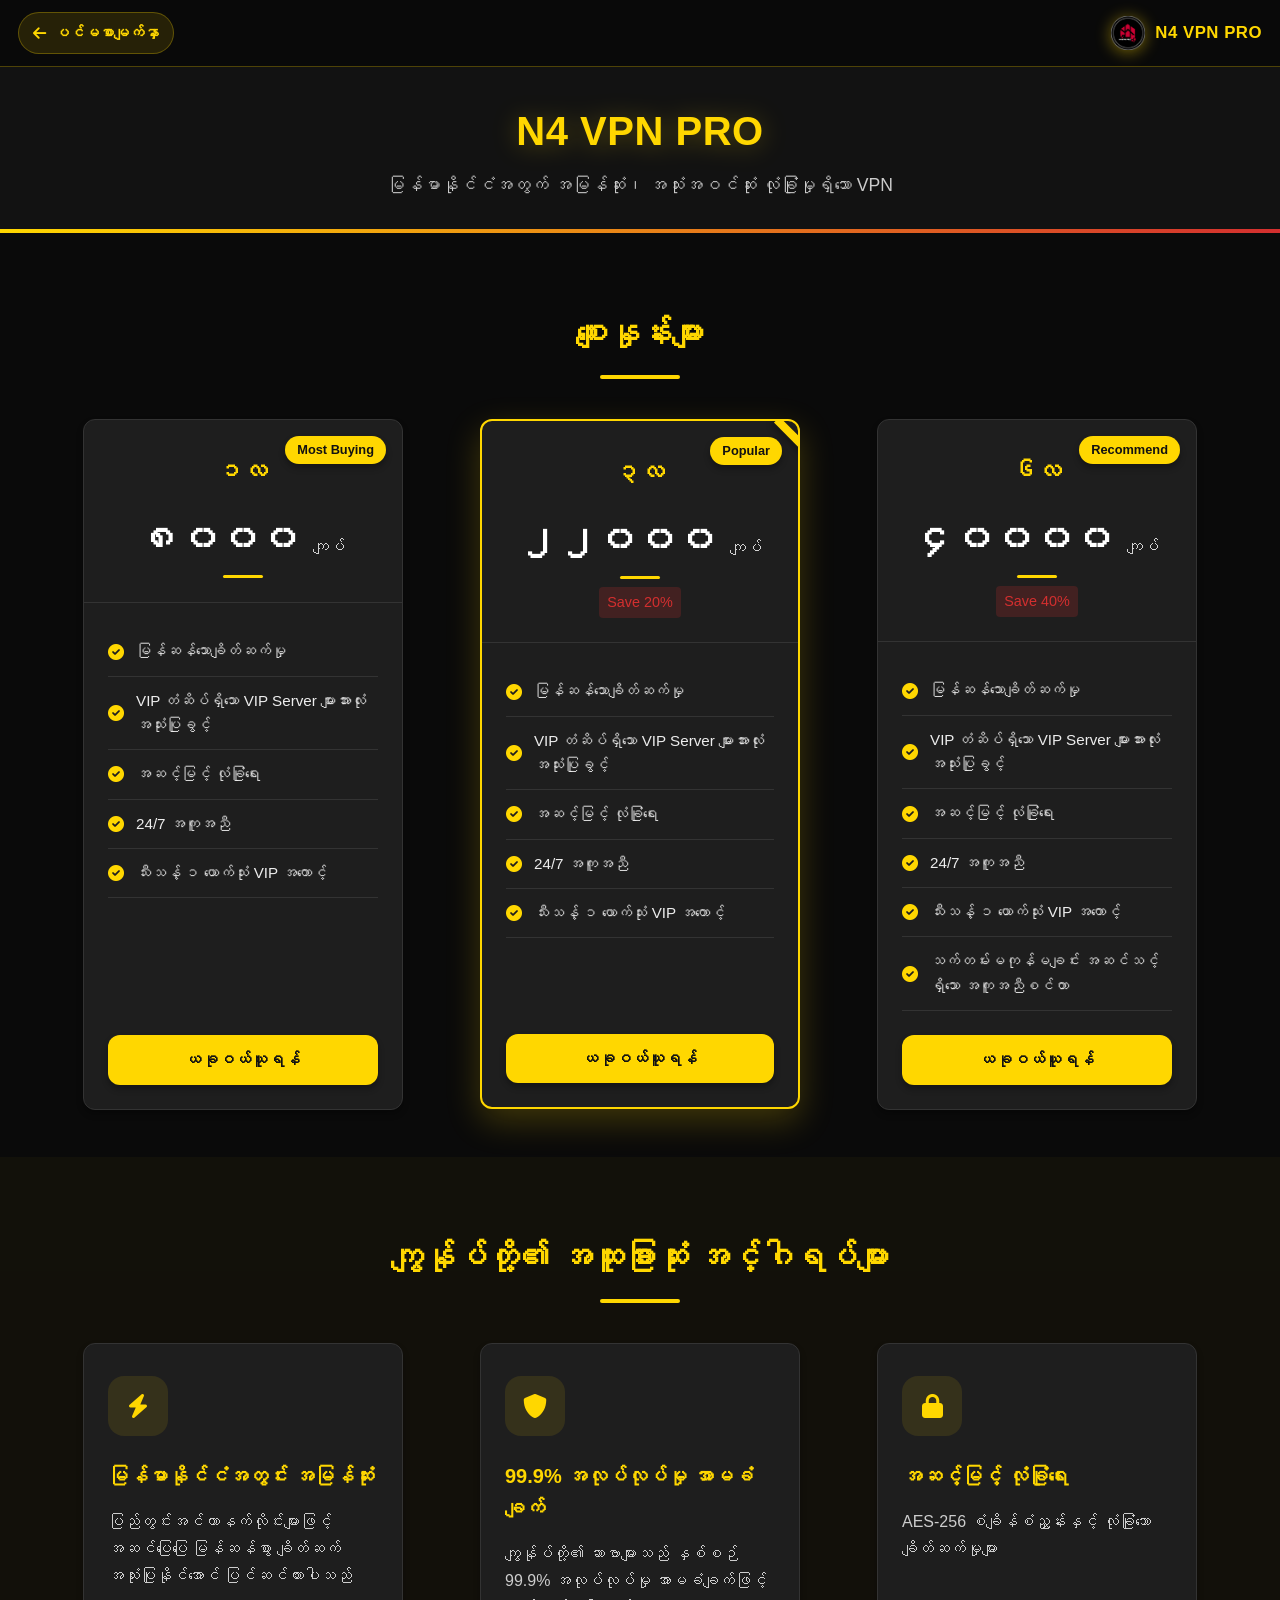
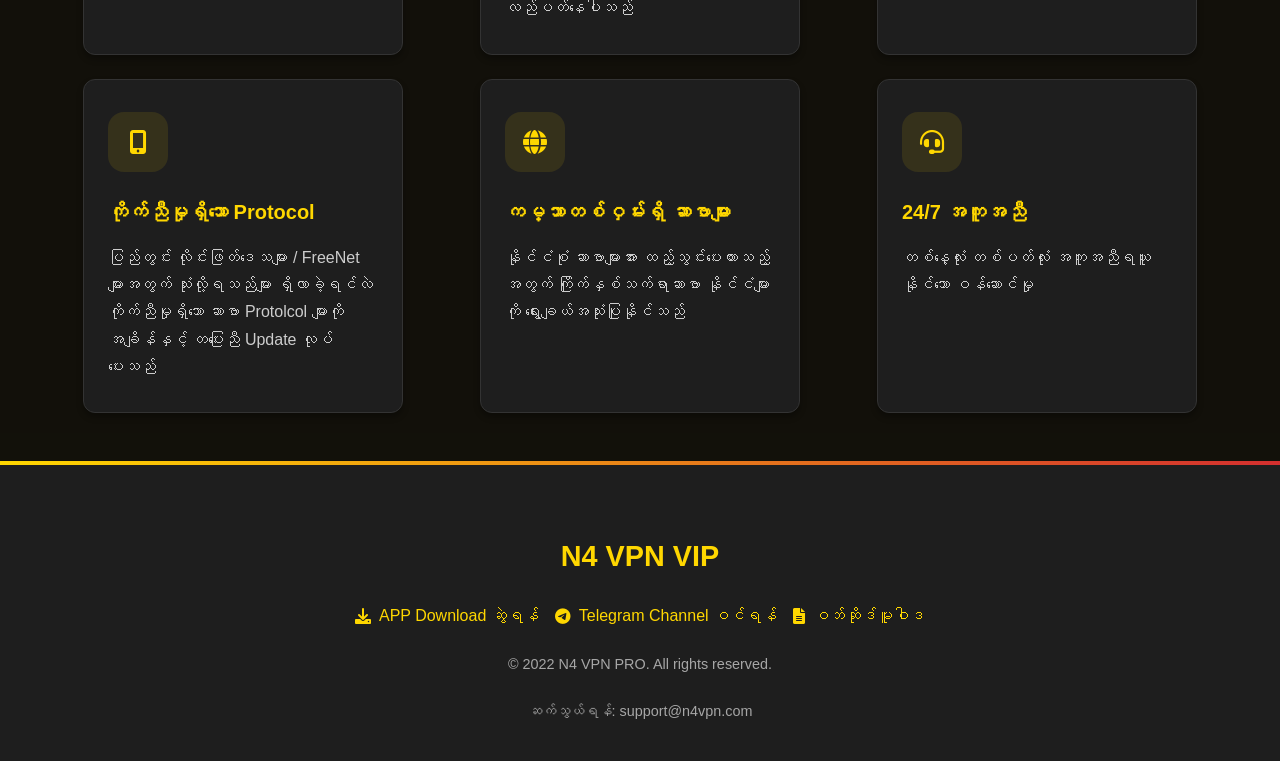
<file: vipprice/index.html>
<!DOCTYPE html>
<html lang="my">
<head>
    <meta charset="UTF-8">
    <meta name="viewport" content="width=device-width, initial-scale=1.0, maximum-scale=1.0, user-scalable=no">
    <title>N4 VPN PRO - မြန်မာနိုင်ငံအတွက် Premium VPN ဝန်ဆောင်မှု</title>
    <link rel="stylesheet" href="https://cdnjs.cloudflare.com/ajax/libs/font-awesome/6.0.0/css/all.min.css">
    <link rel="stylesheet" href="/theme.css">
    <link rel="stylesheet" href="styles.css">
</head>
<body class="n4">
    <header class="n4-subheader">
        <a href="/" class="n4-back"><i class="fa-solid fa-arrow-left"></i> ပင်မစာမျက်နှာ</a>
        <a href="/" class="n4-brand"><img src="/n4logo.png" alt="N4"> N4 VPN PRO</a>
    </header>
    <!-- Header -->
    <header class="header">
        <div class="container n4-reveal">
            <h1>N4 VPN PRO</h1>
            <p>မြန်မာနိုင်ငံအတွက် အမြန်ဆုံး၊ အသုံးအဝင်ဆုံး လုံခြုံမှုရှိသော VPN</p>
        </div>
    </header>

    <!-- Pricing Section -->
    <section class="pricing-section">
        <div class="container">
            <h2 class="section-title n4-reveal">စျေးနှုန်းများ</h2>
            <div class="pricing-grid">
                <!-- 1 Month Plan -->
                <div class="card pricing-card n4-reveal" style="--n4d:0.00s">
                    <div class="pricing-badge">Most Buying</div>
                    <div class="pricing-header">
                        <h3 class="pricing-name">၁လ</h3>
                        <div class="pricing-price">၈၀၀၀ <span>ကျပ်</span></div>
                    </div>
                    <div class="pricing-body">
                        <ul class="pricing-features">
                            <li><i class="fas fa-check-circle"></i> မြန်ဆန်သောချိတ်ဆက်မှု</li>
                            <li><i class="fas fa-check-circle"></i> VIP တံဆိပ်ရှိသော VIP Server များအားလုံး အသုံးပြုခွင့်</li>
                            <li><i class="fas fa-check-circle"></i> အဆင့်မြင့် လုံခြုံရေး</li>
                            <li><i class="fas fa-check-circle"></i> 24/7 အကူအညီ</li>
                            <li><i class="fas fa-check-circle"></i> သီးသန့် ၁ ယောက်သုံး VIP အကောင့်</li>
                        </ul>
                        <a href="https://t.me/n4nd404" class="btn btn-primary">ယခုဝယ်ယူရန်</a>
                    </div>
                </div>

                <!-- 3 Month Plan -->
                <div class="card pricing-card popular n4-reveal-fade" style="--n4d:.1s">
                    <div class="pricing-badge">Popular</div>
                    <div class="pricing-header">
                        <h3 class="pricing-name">၃လ</h3>
                        <div class="pricing-price">၂၂၀၀၀ <span>ကျပ်</span></div>
                        <div class="pricing-savings">Save 20%</div>
                    </div>
                    <div class="pricing-body">
                        <ul class="pricing-features">
                            <li><i class="fas fa-check-circle"></i> မြန်ဆန်သောချိတ်ဆက်မှု</li>
                            <li><i class="fas fa-check-circle"></i> VIP တံဆိပ်ရှိသော VIP Server များအားလုံး အသုံးပြုခွင့်</li>
                            <li><i class="fas fa-check-circle"></i> အဆင့်မြင့် လုံခြုံရေး</li>
                            <li><i class="fas fa-check-circle"></i> 24/7 အကူအညီ</li>
                            <li><i class="fas fa-check-circle"></i> သီးသန့် ၁ ယောက်သုံး VIP အကောင့်</li>
                        </ul>
                        <a href="https://t.me/n4nd404" class="btn btn-primary">ယခုဝယ်ယူရန်</a>
                    </div>
                </div>

                <!-- 6 Month Plan -->
                <div class="card pricing-card n4-reveal" style="--n4d:0.10s">
                    <div class="pricing-badge">Recommend</div>
                    <div class="pricing-header">
                        <h3 class="pricing-name">၆လ</h3>
                        <div class="pricing-price">၄၀၀၀၀ <span>ကျပ်</span></div>
                        <div class="pricing-savings">Save 40%</div>
                    </div>
                    <div class="pricing-body">
                        <ul class="pricing-features">
                            <li><i class="fas fa-check-circle"></i> မြန်ဆန်သောချိတ်ဆက်မှု</li>
                            <li><i class="fas fa-check-circle"></i> VIP တံဆိပ်ရှိသော VIP Server များအားလုံး အသုံးပြုခွင့်</li>
                            <li><i class="fas fa-check-circle"></i> အဆင့်မြင့် လုံခြုံရေး</li>
                            <li><i class="fas fa-check-circle"></i> 24/7 အကူအညီ</li>
                            <li><i class="fas fa-check-circle"></i> သီးသန့် ၁ ယောက်သုံး VIP အကောင့်</li>
                            <li><i class="fas fa-check-circle"></i> သက်တမ်းမကုန်မချင်း အဆင်သင့်ရှိသော အကူအညီစင်တာ</li>
                        </ul>
                        <a href="https://t.me/n4nd404" class="btn btn-primary">ယခုဝယ်ယူရန်</a>
                    </div>
                </div>
            </div>
        </div>
    </section>

    <!-- Features Section -->
    <section class="features-section">
        <div class="container">
            <h2 class="section-title n4-reveal">ကျွန်ုပ်တို့၏ အထူးခြားဆုံး အင်္ဂါရပ်များ</h2>
            <div class="features-grid">
                <!-- Feature 1 -->
                <div class="card feature-card n4-reveal" style="--n4d:0.00s">
                    <div class="feature-icon">
                        <i class="fas fa-bolt"></i>
                    </div>
                    <h3 class="feature-title">မြန်မာနိုင်ငံအတွင်း အမြန်ဆုံး</h3>
                    <p class="feature-desc">ပြည်တွင်းအင်တာနက်လိုင်းများဖြင့် အဆင်ပြေ​ပြေ မြန်ဆန်စွာ ချိတ်ဆက်အသုံးပြုနိုင်အောင် ပြင်ဆင်ထားပါသည်</p>
                </div>

                <!-- Feature 2 -->
                <div class="card feature-card n4-reveal" style="--n4d:0.07s">
                    <div class="feature-icon">
                        <i class="fas fa-shield-alt"></i>
                    </div>
                    <h3 class="feature-title">99.9% အလုပ်လုပ်မှု အာမခံချက်</h3>
                    <p class="feature-desc">ကျွန်ုပ်တို့၏ ဆာဗာများသည် နှစ်စဉ် 99.9% အလုပ်လုပ်မှု အာမခံချက်ဖြင့် လည်ပတ်နေပါသည်</p>
                </div>

                <!-- Feature 3 -->
                <div class="card feature-card n4-reveal" style="--n4d:0.14s">
                    <div class="feature-icon">
                        <i class="fas fa-lock"></i>
                    </div>
                    <h3 class="feature-title">အဆင့်မြင့် လုံခြုံရေး</h3>
                    <p class="feature-desc">AES-256 စံချိန်စံညွှန်းနှင့် လုံခြုံသော ချိတ်ဆက်မှုများ</p>
                </div>

                <!-- Feature 4 -->
                <div class="card feature-card n4-reveal" style="--n4d:0.21s">
                    <div class="feature-icon">
                        <i class="fas fa-mobile-alt"></i>
                    </div>
                    <h3 class="feature-title">ကိုက်ညီမှုရှိသော Protocol</h3>
                    <p class="feature-desc">ပြည်တွင်း လိုင်းဖြတ်ဒေသများ / FreeNet များအတွက် သုံးလို့ရသည်များ ရှိလာခဲ့ရင်လဲ ကိုက်ညီမှုရှိသော ဆာဗာ Protolcol များကို အချိန်နှင့် တပြေးညီ Update လုပ်ပေးသည်</p>
                </div>

                <!-- Feature 5 -->
                <div class="card feature-card n4-reveal" style="--n4d:0.28s">
                    <div class="feature-icon">
                        <i class="fas fa-globe"></i>
                    </div>
                    <h3 class="feature-title">ကမ္ဘာတစ်ဝှမ်းရှိ ဆာဗာများ</h3>
                    <p class="feature-desc">နိုင်ငံစုံ ဆာဗာများအား ထည့်သွင်းပေးထားသည့်အတွက် ကြိုက်နှစ်သက်ရာဆာဗာ နိုင်ငံများကို ရွေးချယ်အသုံးပြုနိုင်သည်</p>
                </div>

                <!-- Feature 6 -->
                <div class="card feature-card n4-reveal" style="--n4d:0.35s">
                    <div class="feature-icon">
                        <i class="fas fa-headset"></i>
                    </div>
                    <h3 class="feature-title">24/7 အကူအညီ</h3>
                    <p class="feature-desc">တစ်နေ့လုံး တစ်ပတ်လုံး အကူအညီရယူနိုင်သော ဝန်ဆောင်မှု</p>
                </div>
            </div>
        </div>
    </section>

    <!-- Footer -->
    <footer class="footer n4-reveal">
        <div class="container">
            <h2>N4 VPN VIP</h2>
            <div class="footer-links">
                <a href="/N4VPNPRO325.apk" class="footer-link">
                    <i class="fas fa-download"></i> APP Download ဆွဲရန်
                </a>
                <a href="https://t.me/n4vpn" class="footer-link">
                    <i class="fab fa-telegram"></i> Telegram Channel ဝင်ရန်
                </a>
                <a href="/policy/" class="footer-link">
                    <i class="fas fa-file-alt"></i> ဝဘ်ဆိုဒ်မူဝါဒ
                </a>
            </div>
            <p class="copyright">© 2022 N4 VPN PRO. All rights reserved.</p>
            <p class="copyright">ဆက်သွယ်ရန်: support@n4vpn.com</p>
        </div>
    </footer>

    <script src="script.js"></script>
<script src="/config.js"></script>
<script src="/site.js"></script>
</body>
</html>
</file>
<file: theme.css>
/* ============================================================
 * N4 Web — Shared Design System (gold / black)
 * ------------------------------------------------------------
 * Every page links this file FIRST, then its own stylesheet:
 *   <link rel="stylesheet" href="/theme.css">
 * Page stylesheets use these tokens so the whole site shares
 * one visual language.
 * ============================================================ */

:root {
  /* Brand */
  --n4-gold: #FFD700;
  --n4-gold-deep: #DAA520;
  --n4-gold-soft: rgba(255, 215, 0, 0.12);
  --n4-gold-border: rgba(255, 215, 0, 0.28);
  --n4-red: #D32F2F;
  --n4-red-soft: rgba(211, 47, 47, 0.14);

  /* Surfaces */
  --n4-black: #0A0A0A;
  --n4-surface: #141414;
  --n4-surface-2: #1C1C1C;
  --n4-surface-3: #242424;

  /* Text */
  --n4-text: #EDEDED;
  --n4-muted: #A9A9A9;
  --n4-faint: #6E6E6E;

  /* Shape + motion */
  --n4-radius: 16px;
  --n4-radius-sm: 10px;
  --n4-shadow: 0 8px 24px rgba(0, 0, 0, 0.45);
  --n4-shadow-gold: 0 8px 28px rgba(255, 215, 0, 0.16);
  --n4-ease: cubic-bezier(0.22, 0.9, 0.28, 1);
  --n4-font: 'Pyidaungsu', 'Noto Sans Myanmar', sans-serif;
}

/* ---------- base ---------- */
html { scroll-behavior: smooth; }

body.n4 {
  font-family: var(--n4-font);
  background: var(--n4-black);
  color: var(--n4-text);
  -webkit-font-smoothing: antialiased;
  text-rendering: optimizeLegibility;
  overflow-x: hidden;
  overflow-x: clip; /* safety net: no sideways page panning */
}

/* content links gold — buttons keep their own text colors */
.n4 a:not(.btn):not(.download-btn):not(.pricing-btn):not(.n4-back):not(.footer-link):not(.header-logo) { color: var(--n4-gold); }
.n4 ::selection { background: var(--n4-gold); color: #0A0A0A; }

/* consistent box model everywhere — kills horizontal page-shift bugs */
*, *::before, *::after { box-sizing: border-box; }

/* ---------- slim sub-page header ---------- */
.n4-subheader {
  display: flex;
  align-items: center;
  justify-content: space-between;
  gap: 12px;
  padding: 12px 18px;
  background: rgba(10, 10, 10, 0.92);
  border-bottom: 1px solid var(--n4-gold-border);
  position: sticky;
  top: 0;
  z-index: 900;
  backdrop-filter: blur(10px);
  -webkit-backdrop-filter: blur(10px);
}

.n4-back {
  display: inline-flex;
  align-items: center;
  gap: 8px;
  color: var(--n4-gold);
  text-decoration: none;
  font-weight: 600;
  font-size: 0.95rem;
  padding: 8px 14px;
  border: 1px solid var(--n4-gold-border);
  border-radius: 999px;
  background: var(--n4-gold-soft);
  transition: transform 0.25s var(--n4-ease), background 0.25s, box-shadow 0.25s;
  white-space: nowrap;
}

.n4-back:hover {
  transform: translateX(-3px);
  background: rgba(255, 215, 0, 0.2);
  box-shadow: var(--n4-shadow-gold);
}

.n4-brand {
  display: inline-flex;
  align-items: center;
  gap: 10px;
  color: var(--n4-gold);
  font-weight: 700;
  font-size: 1.05rem;
  letter-spacing: 0.5px;
  text-decoration: none;
}

.n4-brand img {
  width: 34px;
  height: 34px;
  object-fit: contain;
  filter: drop-shadow(0 2px 8px rgba(255, 215, 0, 0.45));
}

/* ---------- buttons ---------- */
.n4-btn {
  display: inline-flex;
  align-items: center;
  justify-content: center;
  gap: 10px;
  padding: 13px 28px;
  border-radius: 999px;
  font-weight: 700;
  font-size: 1rem;
  text-decoration: none;
  cursor: pointer;
  border: none;
  position: relative;
  overflow: hidden;
  transition: transform 0.25s var(--n4-ease), box-shadow 0.25s;
  font-family: var(--n4-font);
}

.n4-btn-gold {
  background: linear-gradient(135deg, var(--n4-gold) 0%, var(--n4-gold-deep) 100%);
  color: #0A0A0A;
  box-shadow: 0 6px 20px rgba(255, 215, 0, 0.32);
}

.n4-btn-gold:hover {
  transform: translateY(-2px) scale(1.02);
  box-shadow: 0 10px 30px rgba(255, 215, 0, 0.45);
}

.n4-btn-gold:active { transform: translateY(0) scale(0.99); }

.n4-btn-ghost {
  background: var(--n4-gold-soft);
  color: var(--n4-gold);
  border: 1px solid var(--n4-gold-border);
}

.n4-btn-ghost:hover {
  transform: translateY(-2px);
  background: rgba(255, 215, 0, 0.2);
  box-shadow: var(--n4-shadow-gold);
}

/* ---------- cards ---------- */
.n4-card {
  background: linear-gradient(160deg, var(--n4-surface-2), var(--n4-surface));
  border: 1px solid var(--n4-gold-border);
  border-radius: var(--n4-radius);
  box-shadow: var(--n4-shadow);
  transition: transform 0.3s var(--n4-ease), box-shadow 0.3s, border-color 0.3s;
}

.n4-card:hover {
  transform: translateY(-5px);
  box-shadow: var(--n4-shadow-gold);
  border-color: rgba(255, 215, 0, 0.5);
}

/* ---------- section headings ---------- */
.n4-section-title {
  text-align: center;
  color: var(--n4-gold);
  font-size: 1.7rem;
  margin: 0 0 0.4rem;
}

.n4-section-sub {
  text-align: center;
  color: var(--n4-muted);
  margin: 0 0 2rem;
  font-size: 0.98rem;
}

.n4-divider {
  width: 72px;
  height: 4px;
  margin: 0 auto 1.6rem;
  border-radius: 4px;
  background: linear-gradient(90deg, var(--n4-gold), var(--n4-red));
  box-shadow: 0 2px 10px rgba(255, 215, 0, 0.35);
}

/* ---------- scroll reveal (progressive enhancement) ----------
   site.js adds .js-reveal to <html> only when IntersectionObserver
   exists, so content is never hidden without JS. */
.js-reveal .n4-reveal {
  opacity: 0;
  transform: translateY(18px);
  transition:
    opacity 0.55s var(--n4-ease),
    transform 0.55s var(--n4-ease);
  transition-delay: var(--n4d, 0s);
  will-change: opacity, transform;
}

.js-reveal .n4-reveal.n4-in {
  opacity: 1;
  transform: none;
}

/* fade-only reveal — for elements that already have their own
   transform (e.g. scaled cards), so nothing jumps */
.js-reveal .n4-reveal-fade {
  opacity: 0;
  transition: opacity 0.55s var(--n4-ease);
  transition-delay: var(--n4d, 0s);
  will-change: opacity;
}

.js-reveal .n4-reveal-fade.n4-in {
  opacity: 1;
}

/* ---------- back-to-top ---------- */
.n4-top {
  position: fixed;
  right: 22px;
  bottom: 22px;
  width: 52px;
  height: 52px;
  border-radius: 50%;
  border: 1px solid var(--n4-gold-border);
  background: linear-gradient(135deg, var(--n4-gold), var(--n4-gold-deep));
  color: #0A0A0A;
  font-size: 1.2rem;
  cursor: pointer;
  display: none;
  align-items: center;
  justify-content: center;
  box-shadow: 0 8px 24px rgba(255, 215, 0, 0.35);
  transition: transform 0.25s var(--n4-ease), box-shadow 0.25s;
  z-index: 950;
}

.n4-top:hover { transform: translateY(-4px); box-shadow: 0 12px 30px rgba(255, 215, 0, 0.5); }
.n4-top.show { display: inline-flex; }

/* ---------- keyframes ---------- */
@keyframes n4-float {
  0%, 100% { transform: translateY(0); }
  50% { transform: translateY(-10px); }
}

@keyframes n4-fade-up {
  from { opacity: 0; transform: translateY(22px); }
  to { opacity: 1; transform: none; }
}

@keyframes n4-spin {
  to { transform: rotate(360deg); }
}

/* ---------- reduced motion ---------- */
@media (prefers-reduced-motion: reduce) {
  .js-reveal .n4-reveal { opacity: 1; transform: none; transition: none; }
  .n4-btn-gold::after { animation: none; }
  html { scroll-behavior: auto; }
}

/* ---------- small screens ---------- */
@media (max-width: 560px) {
  .n4-subheader { padding: 10px 12px; }
  .n4-back { font-size: 0.85rem; padding: 7px 12px; }
  .n4-brand { font-size: 0.95rem; }
  .n4-brand img { width: 28px; height: 28px; }
  .n4-top { right: 16px; bottom: 16px; width: 46px; height: 46px; }
}

/* ---------- skeleton loading ----------
   Slow connections: shimmering placeholders keep the layout
   alive while images / data load. */
@keyframes n4-skel-shimmer {
  from { background-position: 180% 0; }
  to { background-position: -80% 0; }
}

/* image skeleton — shimmering backdrop until the image paints */
img.n4-skel {
  background: linear-gradient(100deg, #141414 30%, #262626 50%, #141414 70%);
  background-size: 200% 100%;
  animation: n4-skel-shimmer 1.5s linear infinite;
}

img.n4-skel.n4-loaded {
  animation: none;
  background: #000;
}

/* text/data skeleton bar */
.n4-skel-bar {
  display: inline-block;
  height: 0.95em;
  border-radius: 6px;
  vertical-align: middle;
  background: linear-gradient(100deg, #1b1b1b 30%, #2c2c2c 50%, #1b1b1b 70%);
  background-size: 200% 100%;
  animation: n4-skel-shimmer 1.4s linear infinite;
}

@media (prefers-reduced-motion: reduce) {
  img.n4-skel, .n4-skel-bar { animation: none; }
}
</file>
<file: styles.css>
:root {
  --primary-gold: #FFD700;
  --primary-red: #D32F2F;
  --primary-black: #0A0A0A;
  --secondary-black: #1A1A1A;
  --accent-color: #FF6B6B;
}

/* ===== BASE STYLES ===== */
body {
  font-family: 'Pyidaungsu', 'Noto Sans Myanmar', sans-serif;
  background: var(--primary-black);
  color: #E0E0E0;
  line-height: 1.6;
  margin: 0;
  padding: 0;
  padding-top: 80px;
  overflow-x: hidden;
}

/* ===== HEADER STYLES ===== */
.main-header {
  background: var(--primary-black);
  box-shadow: 0 2px 15px rgba(0,0,0,0.4);
  position: fixed;
  width: 100%;
  top: 0;
  z-index: 1000;
  height: 70px;
  display: flex;
  align-items: center;
  border-bottom: 1px solid rgba(255,215,0,0.2);
  padding: 0 20px;
}

.header-content {
  max-width: 1200px;
  width: 100%;
  margin: 0 auto;
  display: flex;
  justify-content: space-between;
  align-items: center;
}

.header-logo {
  font-family: 'Pyidaungsu', sans-serif;
  font-weight: 700;
  color: var(--primary-gold);
  font-size: 1.5rem;
  text-decoration: none;
  display: flex;
  align-items: center;
  gap: 10px;
  text-shadow: 0 2px 4px rgba(0,0,0,0.3);
}

.nav-links {
  display: flex;
  gap: 15px;
  list-style: none;
  margin: 0;
  padding: 0;
  align-items: center;
}

.nav-item {
  color: var(--primary-gold);
  text-decoration: none;
  font-size: 0.95rem;
  padding: 8px 15px;
  border-radius: 20px;
  transition: all 0.3s ease;
  display: flex;
  align-items: center;
  gap: 8px;
  white-space: nowrap;
}

.nav-item:hover {
  background: rgba(255,215,0,0.1);
  transform: translateY(-2px);
}

.nav-item i {
  font-size: 0.9rem;
  min-width: 16px;
}

/* ===== MAIN CONTENT STYLES ===== */
/* Download Section */
.download-section {
  background: radial-gradient(ellipse at center, 
    var(--secondary-black) 0%, 
    var(--primary-black) 100%);
  padding: 2rem 1rem 3rem;
}

.download-container {
  max-width: 480px;
  margin: 0 auto;
  width: 100%;
  padding: 0 15px;
  box-sizing: border-box;
}

.logo-container {
  text-align: center;
  margin: 30px auto 1.5rem;
  position: relative;
  display: block;
  animation: fadeInDown 0.8s ease;
}

.site-logo {
  max-width: 160px;
  width: 100%;
  height: auto;
  filter: drop-shadow(0 4px 12px rgba(255, 215, 0, 0.5));
  transition: transform 0.3s ease;
  display: block;
  margin: 0 auto;
}

.site-logo:hover {
  transform: scale(1.05);
}

.version-tag {
  position: absolute;
  bottom: -8px;
  right: calc(50% - 80px);
  background: var(--primary-gold);
  color: var(--primary-black);
  padding: 0.3rem 0.8rem;
  border-radius: 15px;
  font-weight: bold;
  font-size: 0.85rem;
  box-shadow: 0 3px 8px rgba(0,0,0,0.2);
}

.gradient-box {
  background: linear-gradient(145deg, 
    rgba(255,215,0,0.1) 0%,
    rgba(211,47,47,0.15) 100%);
  border: 1px solid rgba(255,215,0,0.3);
  border-radius: 16px;
  padding: 2rem 1.5rem;
  text-align: center;
  margin-top: 1rem;
  box-sizing: border-box;
}

.download-title {
  font-size: 2.2rem;
  margin-bottom: 1rem;
  line-height: 1.2;
  word-break: keep-all;
}

.gradient-text {
  background: linear-gradient(45deg, 
    var(--primary-gold) 0%, 
    var(--accent-color) 100%);
  -webkit-background-clip: text;
  -webkit-text-fill-color: transparent;
  background-clip: text;
}

.download-btn {
  background: linear-gradient(135deg, 
    var(--primary-gold) 0%,
    var(--accent-color) 100%);
  padding: 0.9rem 1.8rem;
  border-radius: 30px;
  font-weight: bold;
  font-size: 1.1rem;
  display: inline-flex;
  align-items: center;
  gap: 0.8rem;
  transition: all 0.3s ease;
  box-shadow: 0 6px 20px rgba(255,215,0,0.3);
  color: var(--primary-black);
  text-decoration: none;
  margin-top: 1.5rem;
  box-sizing: border-box;
  max-width: 100%;
}

.download-btn:hover {
  transform: translateY(-2px);
  box-shadow: 0 8px 25px rgba(255,215,0,0.4);
}

.download-btn small {
  font-size: 0.8rem;
  display: block;
  margin-top: 0.2rem;
}

/* Screenshot Grid Section */
.screenshot-section {
  padding: 3rem 1rem;
  background: var(--secondary-black);
}

.section-heading {
  text-align: center;
  margin-bottom: 2rem;
}

.section-heading h3 {
  font-size: 1.8rem;
  color: var(--primary-gold);
  margin: 0 0 0.5rem 0;
  word-break: keep-all;
}

.section-icon {
  font-size: 1.8rem;
  color: var(--primary-gold);
  margin-bottom: 0.5rem;
}

.screenshot-grid {
  display: grid;
  grid-template-columns: repeat(auto-fit, minmax(280px, 1fr));
  gap: 1.5rem;
  max-width: 1200px;
  margin: 0 auto;
  margin-top: 1.5rem;
  padding: 0 15px;
  box-sizing: border-box;
}

.grid-item {
  position: relative;
  overflow: hidden;
  border-radius: 8px;
  transition: all 0.3s ease;
  background: rgba(255, 215, 0, 0.1);
  border: 1px solid rgba(255,215,0,0.2);
  height: 120px;
  box-sizing: border-box;
}

.grid-item:hover {
  transform: translateY(-5px);
  box-shadow: 0 10px 20px rgba(255,215,0,0.1);
}

.tab-link {
  display: flex;
  align-items: center;
  justify-content: center;
  text-decoration: none;
  height: 100%;
  padding: 1rem;
  box-sizing: border-box;
}

.caption {
  display: flex;
  flex-direction: column;
  align-items: center;
  justify-content: center;
  color: var(--primary-gold);
  text-align: center;
  width: 100%;
  height: 100%;
}

.caption span {
  font-size: 1rem;
  margin-top: 0.5rem;
  line-height: 1.3;
  word-break: keep-all;
}

.icon {
  font-size: 1.5rem;
  color: var(--primary-gold);
  margin-bottom: 0.5rem;
}

/* Guide Section */
.guide-section {
  padding: 4rem 2rem;
  background: var(--primary-black);
}

.guide-steps {
  max-width: 800px;
  margin: 0 auto;
  padding: 0 15px;
  box-sizing: border-box;
}

.step {
  display: flex;
  gap: 1.5rem;
  margin-bottom: 2rem;
  align-items: flex-start;
}

.step-number {
  background: var(--primary-gold);
  color: var(--primary-black);
  width: 30px;
  height: 30px;
  border-radius: 50%;
  display: flex;
  align-items: center;
  justify-content: center;
  font-weight: bold;
  flex-shrink: 0;
}

.step-content h4 {
  color: var(--primary-gold);
  margin: 0 0 0.5rem 0;
  font-size: 1.2rem;
  display: flex;
  align-items: center;
  gap: 0.5rem;
  word-break: keep-all;
}

.step-icon {
  font-size: 1rem;
}

.step-content p {
  margin: 0;
  word-break: keep-all;
}

/* ===== FOOTER STYLES ===== */
.main-footer {
  background: linear-gradient(135deg, var(--primary-black) 0%, var(--secondary-black) 100%);
  border-top: 1px solid rgba(255,215,0,0.1);
  padding: 2rem;
  box-sizing: border-box;
}

.footer-content {
  max-width: 1200px;
  margin: 0 auto;
  display: flex;
  justify-content: space-between;
  align-items: center;
  padding: 0 15px;
  box-sizing: border-box;
}

.footer-brand h4 {
  color: var(--primary-gold);
  margin: 0 0 0.5rem 0;
}

.footer-brand p {
  margin: 0;
  font-size: 0.9rem;
}

.social-links {
  display: flex;
  gap: 1rem;
}

.social-icon {
  font-size: 1.5rem;
  color: var(--primary-gold);
  transition: transform 0.3s ease;
}

.social-icon:hover {
  transform: scale(1.1);
  color: var(--accent-color);
}

.copyright {
  text-align: center;
  margin-top: 2rem;
  font-size: 0.8rem;
  color: #888;
  padding: 0 15px;
}

/* ===== ANIMATIONS ===== */
@keyframes fadeInDown {
  from {
    opacity: 0;
    transform: translateY(-20px);
  }
  to {
    opacity: 1;
    transform: translateY(0);
  }
}

/* ===== RESPONSIVE STYLES ===== */
@media (max-width: 768px) {
  body {
    padding-top: 120px !important;
  }

  .main-header {
    height: auto;
    padding: 10px 15px;
  }
  
  .header-content {
    flex-direction: column;
    gap: 10px;
  }
  
  .nav-links {
    flex-wrap: wrap;
    justify-content: center;
  }
  
  .nav-item {
    padding: 6px 12px;
    font-size: 0.85rem;
  }
  
  .site-logo {
    max-width: 140px;
  }
  
  .version-tag {
    right: calc(50% - 70px);
    font-size: 0.75rem;
    padding: 0.2rem 0.6rem;
  }
  
  .download-title {
    font-size: 1.8rem;
  }
  
  .download-btn {
    padding: 0.8rem 1.2rem;
    font-size: 1rem;
  }
  
  .grid-item {
    height: auto;
    min-height: 100px;
  }
  
  .screenshot-grid {
    grid-template-columns: repeat(auto-fit, minmax(240px, 1fr));
    gap: 1rem;
  }
  
  .caption span {
    font-size: 0.9rem;
  }
  
  .step {
    flex-direction: column;
    gap: 0.5rem;
  }

  .footer-content {
    flex-direction: column;
    gap: 1rem;
    text-align: center;
  }
}

@media (max-width: 480px) {
  .site-logo {
    max-width: 120px;
  }
  
  .version-tag {
    right: calc(50% - 60px);
  }
  
  .download-title {
    font-size: 1.6rem;
  }
  
  .download-btn {
    padding: 0.7rem 1rem;
    font-size: 0.9rem;
  }
  
  .section-heading h3 {
    font-size: 1.5rem;
  }
}
.counter-card {
    background: linear-gradient(135deg, rgba(255, 255, 255, 0.08), rgba(255, 255, 255, 0.03));
    backdrop-filter: blur(12px);
    -webkit-backdrop-filter: blur(12px);
    border: 1px solid rgba(255, 255, 255, 0.15);
    border-radius: 24px;
    padding: 25px;
    margin: 40px auto;
    width: 85%;
    max-width: 320px;
    text-align: center;
    box-shadow: 0 15px 35px rgba(0, 0, 0, 0.4);
    transition: transform 0.3s ease;
}

.counter-card:hover {
    transform: translateY(-5px);
}

.counter-content i {
    font-size: 28px;
    background: linear-gradient(to right, #00c6ff, #0072ff);
    -webkit-background-clip: text;
    -webkit-text-fill-color: transparent;
    margin-bottom: 12px;
}

.counter-text {
    display: block;
    color: rgba(255, 255, 255, 0.9);
    font-size: 15px;
    font-weight: 500;
    margin-bottom: 15px;
    letter-spacing: 0.5px;
}

.counter-display img {
    filter: brightness(1.1) drop-shadow(0 0 10px rgba(0, 198, 255, 0.4));
    border-radius: 6px;
    max-width: 100%;
}

/* ===== N4 PRO POLISH (unified theme pass) ===== */

.logo-container .site-logo { animation: n4-float 4s ease-in-out infinite; }
.grid-item { border-top: 2px solid transparent; }
.grid-item:hover { border-top-color: var(--primary-gold); }
.section-heading h3 { letter-spacing: 0.5px; }
.step { transition: transform 0.3s cubic-bezier(0.22,0.9,0.28,1); }
.step:hover { transform: translateX(6px); }
.step:hover .step-number { box-shadow: 0 0 0 8px rgba(255,215,0,0.12); }
.main-header { backdrop-filter: blur(12px); -webkit-backdrop-filter: blur(12px); background: rgba(10,10,10,0.88); }
</file>
<file: viplogin/style.css>
/* ============================================================
 * N4 VIP Login Guide — gold/black theme (matches main site)
 * Tokens come from /theme.css (linked before this file).
 * ============================================================ */

body {
    font-family: var(--n4-font);
    background:
        radial-gradient(ellipse 80% 50% at 50% -10%, rgba(255, 215, 0, 0.07), transparent),
        var(--n4-black);
    color: var(--n4-text);
    line-height: 1.7;
    margin: 0;
    padding: 0;
    overflow-x: hidden;
}

.container {
    max-width: 920px;
    margin: 0 auto;
    padding: 1rem 1rem 2rem;
    position: relative;
}

/* ---------- header ---------- */
header {
    text-align: center;
    margin-bottom: 2.5rem;
    position: relative;
    padding-top: 2rem;
}

header h1 {
    font-size: 2.1rem;
    font-weight: 700;
    margin-bottom: 0.5rem;
    background: linear-gradient(45deg, var(--n4-gold), #ff9d3c);
    -webkit-background-clip: text;
    background-clip: text;
    -webkit-text-fill-color: transparent;
    text-shadow: none;
    filter: drop-shadow(0 2px 10px rgba(255, 215, 0, 0.25));
}

header h1 span {
    display: block;
    font-size: 1.4rem;
    font-weight: 600;
    background: none;
    -webkit-text-fill-color: var(--n4-text);
    color: var(--n4-text);
    filter: none;
    margin-top: 0.3rem;
}

.header-decoration {
    height: 4px;
    width: 90px;
    background: linear-gradient(90deg, var(--n4-gold), var(--n4-red));
    margin: 0.8rem auto 1.5rem;
    border-radius: 2px;
    box-shadow: 0 2px 12px rgba(255, 215, 0, 0.4);
}

.header-links {
    display: flex;
    justify-content: center;
    gap: 1rem;
    margin-top: 1.5rem;
    flex-wrap: wrap;
}

.telegram-link {
    display: inline-flex;
    align-items: center;
    gap: 8px;
    background: var(--n4-gold-soft);
    color: var(--n4-gold);
    padding: 0.65rem 1.25rem;
    border-radius: 999px;
    text-decoration: none;
    font-weight: 600;
    transition: transform 0.25s var(--n4-ease), box-shadow 0.25s, background 0.25s;
    border: 1px solid var(--n4-gold-border);
}

.telegram-link:hover {
    background: rgba(255, 215, 0, 0.2);
    transform: translateY(-2px);
    box-shadow: var(--n4-shadow-gold);
}

.pricing-btn {
    display: inline-flex;
    align-items: center;
    background: linear-gradient(135deg, var(--n4-gold), var(--n4-gold-deep));
    color: #0A0A0A;
    padding: 0.65rem 1.4rem;
    border-radius: 999px;
    text-decoration: none;
    font-weight: 700;
    transition: transform 0.25s var(--n4-ease), box-shadow 0.25s;
    box-shadow: 0 6px 18px rgba(255, 215, 0, 0.3);
}

.pricing-btn:hover {
    transform: translateY(-2px) scale(1.03);
    box-shadow: 0 10px 26px rgba(255, 215, 0, 0.45);
}

/* ---------- intro ---------- */
.intro {
    background: linear-gradient(160deg, var(--n4-surface-2), var(--n4-surface));
    padding: 1.5rem 1.75rem;
    border-radius: var(--n4-radius);
    box-shadow: var(--n4-shadow);
    margin-bottom: 2.25rem;
    text-align: center;
    border: 1px solid var(--n4-gold-border);
    border-left: 4px solid var(--n4-gold);
    color: var(--n4-muted);
    font-size: 1.02rem;
}

/* ---------- tutorial steps ---------- */
.tutorial-section {
    margin-bottom: 3rem;
    position: relative;
}

.step {
    background: linear-gradient(160deg, var(--n4-surface-2), var(--n4-surface));
    border-radius: var(--n4-radius);
    box-shadow: var(--n4-shadow);
    margin-bottom: 1.75rem;
    overflow: hidden;
    transition: transform 0.3s var(--n4-ease), box-shadow 0.3s, border-color 0.3s;
    border: 1px solid rgba(255, 215, 0, 0.16);
    position: relative;
}

.step:hover {
    transform: translateY(-4px);
    box-shadow: var(--n4-shadow-gold);
    border-color: rgba(255, 215, 0, 0.4);
}

.step-header {
    display: flex;
    align-items: center;
    padding: 1.1rem 1.5rem;
    background: linear-gradient(90deg, rgba(255, 215, 0, 0.08), transparent);
    border-bottom: 1px solid rgba(255, 215, 0, 0.14);
}

.step-number {
    background: linear-gradient(135deg, var(--n4-gold), var(--n4-gold-deep));
    color: #0A0A0A;
    width: 40px;
    height: 40px;
    border-radius: 50%;
    display: flex;
    align-items: center;
    justify-content: center;
    font-weight: 700;
    font-size: 1.1rem;
    margin-right: 1rem;
    flex-shrink: 0;
    box-shadow: 0 4px 14px rgba(255, 215, 0, 0.4);
    transition: transform 0.3s var(--n4-ease);
}

.step:hover .step-number {
    transform: scale(1.1) rotate(-6deg);
}

.step h2 {
    font-size: 1.25rem;
    font-weight: 700;
    margin: 0;
    color: var(--n4-text);
}

.step-content {
    padding: 1.5rem;
}

/* image stack */
.image-stack {
    display: flex;
    flex-direction: row;
    flex-wrap: wrap;
    justify-content: center;
    gap: 1rem;
    margin-bottom: 1.5rem;
}

.step-image {
    width: 100%;
    max-width: 300px;
    height: auto;
    border-radius: var(--n4-radius-sm);
    border: 1px solid var(--n4-gold-border);
    display: block;
    box-shadow: 0 6px 18px rgba(0, 0, 0, 0.5);
    background-color: #000;
    transition: transform 0.35s var(--n4-ease), box-shadow 0.35s;
    cursor: zoom-in;
}

.step-image:hover {
    transform: scale(1.04);
    box-shadow: var(--n4-shadow-gold);
}

.step-instructions {
    flex: 1;
    min-width: 260px;
}

.step-instructions p {
    margin-bottom: 1rem;
    font-size: 1rem;
    color: var(--n4-text);
}

.step-instructions strong {
    color: var(--n4-gold);
    font-weight: 700;
}

.step-instructions ul {
    padding-left: 0;
    margin: 0.75rem 0;
    color: var(--n4-muted);
    list-style: none;
}

.step-instructions li {
    margin-bottom: 0.6rem;
    position: relative;
    padding-left: 1.6em;
}

.step-instructions li::before {
    content: "✓";
    color: #0A0A0A;
    background: var(--n4-gold);
    font-weight: bold;
    display: inline-flex;
    align-items: center;
    justify-content: center;
    width: 1.15em;
    height: 1.15em;
    border-radius: 50%;
    font-size: 0.75em;
    position: absolute;
    left: 0;
    top: 0.25em;
    box-shadow: 0 2px 8px rgba(255, 215, 0, 0.4);
}

/* ---------- tips ---------- */
.tips {
    margin: 3rem 0;
}

.tips h3 {
    font-size: 1.55rem;
    text-align: center;
    margin-bottom: 1.75rem;
    color: var(--n4-gold);
    position: relative;
}

.tips h3::after {
    content: "";
    display: block;
    width: 70px;
    height: 4px;
    background: linear-gradient(90deg, var(--n4-gold), var(--n4-red));
    margin: 0.6rem auto 0;
    border-radius: 3px;
    box-shadow: 0 2px 10px rgba(255, 215, 0, 0.35);
}

.tip-cards {
    display: grid;
    grid-template-columns: repeat(auto-fit, minmax(250px, 1fr));
    gap: 1.1rem;
}

.tip-card {
    background: linear-gradient(160deg, var(--n4-surface-2), var(--n4-surface));
    padding: 1.35rem;
    border-radius: var(--n4-radius);
    box-shadow: var(--n4-shadow);
    display: flex;
    align-items: flex-start;
    border: 1px solid rgba(255, 215, 0, 0.16);
    border-top: 3px solid var(--n4-gold);
    transition: transform 0.3s var(--n4-ease), box-shadow 0.3s;
}

.tip-card:hover {
    transform: translateY(-5px);
    box-shadow: var(--n4-shadow-gold);
}

.tip-icon {
    background: linear-gradient(135deg, var(--n4-gold), var(--n4-gold-deep));
    color: #0A0A0A;
    width: 30px;
    height: 30px;
    border-radius: 50%;
    display: flex;
    align-items: center;
    justify-content: center;
    font-weight: bold;
    margin-right: 0.85rem;
    flex-shrink: 0;
    font-size: 1rem;
    box-shadow: 0 4px 12px rgba(255, 215, 0, 0.35);
}

.tip-card p {
    margin: 0;
    font-size: 0.95rem;
    color: var(--n4-muted);
    line-height: 1.65;
}

/* ---------- footer ---------- */
footer {
    text-align: center;
    padding: 2rem 0 1rem;
    color: var(--n4-faint);
    font-size: 0.875rem;
    margin-top: 2rem;
    border-top: 1px solid rgba(255, 215, 0, 0.14);
}

footer a {
    color: var(--n4-gold);
    text-decoration: none;
    font-weight: 600;
}

footer a:hover {
    text-decoration: underline;
}

/* ---------- back to top (kept for HTML compat; theme styles it) ---------- */
#backToTop {
    position: fixed;
    bottom: 30px;
    right: 30px;
    background: linear-gradient(135deg, var(--n4-gold), var(--n4-gold-deep));
    color: #0A0A0A;
    border: 1px solid var(--n4-gold-border);
    border-radius: 50%;
    width: 52px;
    height: 52px;
    cursor: pointer;
    display: none;
    box-shadow: 0 8px 24px rgba(255, 215, 0, 0.35);
    transition: transform 0.25s var(--n4-ease), box-shadow 0.25s;
    z-index: 99;
    align-items: center;
    justify-content: center;
}

#backToTop:hover {
    transform: translateY(-4px);
    box-shadow: 0 12px 30px rgba(255, 215, 0, 0.5);
}

#backToTop svg {
    width: 24px;
    height: 24px;
}

/* ---------- responsive ---------- */
@media (max-width: 768px) {
    header h1 { font-size: 1.7rem; }
    header h1 span { font-size: 1.15rem; }
    .step-content { padding: 1.1rem; }
    .tip-cards { grid-template-columns: 1fr; }
    .header-links { flex-direction: column; align-items: stretch; }
    .telegram-link, .pricing-btn { justify-content: center; }
    .step-image { max-width: 240px; }
}

@media (max-width: 480px) {
    .container { padding: 0.75rem 0.75rem 1.5rem; }
    header h1 { font-size: 1.45rem; }
    .step-header { padding: 1rem; }
    .step-number { width: 34px; height: 34px; font-size: 1rem; }
    #backToTop { width: 44px; height: 44px; bottom: 20px; right: 20px; }
}
</file>
<file: vipprice/styles.css>
:root {
  --primary: #FFD700;
  --primary-dark: #DAA520;
  --secondary: #D32F2F;
  --background: #121212;
  --surface: #1E1E1E;
  --surface-light: #252525;
  --on-background: #E0E0E0;
  --on-primary: #121212;
  --border: #333333;
  --shadow: 0 4px 6px rgba(0, 0, 0, 0.3);
  --shadow-hover: 0 10px 20px rgba(0, 0, 0, 0.3);
  --border-radius: 12px;
  --transition: all 0.3s cubic-bezier(0.25, 0.8, 0.25, 1);
}

/* ===== BASE STYLES ===== */
body {
  font-family: 'Pyidaungsu', 'Noto Sans Myanmar', sans-serif;
  background: var(--background);
  color: var(--on-background);
  line-height: 1.6;
  margin: 0;
  padding: 0;
  -webkit-font-smoothing: antialiased;
}

.container {
  width: 100%;
  max-width: 1200px;
  margin: 0 auto;
  padding: 0 16px;
}

/* ===== BUTTON STYLES ===== */
.btn {
  display: inline-flex;
  align-items: center;
  justify-content: center;
  padding: 12px 24px;
  border-radius: var(--border-radius);
  font-weight: 600;
  text-decoration: none;
  cursor: pointer;
  transition: var(--transition);
  border: none;
  outline: none;
  position: relative;
  overflow: hidden;
}

.btn-primary {
  background: var(--primary);
  color: var(--on-primary);
  box-shadow: var(--shadow);
  font-weight: 700;
  letter-spacing: 0.5px;
}

.btn-primary:hover {
  background: var(--primary-dark);
  transform: translateY(-2px);
  box-shadow: var(--shadow-hover);
}

/* ===== HEADER STYLES ===== */
.header {
  background: var(--background);
  padding: 32px 0;
  text-align: center;
  position: relative;
  overflow: hidden;
}

.header::after {
  content: '';
  position: absolute;
  bottom: 0;
  left: 0;
  right: 0;
  height: 4px;
  background: linear-gradient(90deg, var(--primary), var(--secondary));
}

.header h1 {
  font-size: 2.5rem;
  font-weight: 700;
  color: var(--primary);
  margin: 0 0 8px;
  letter-spacing: 0.5px;
}

.header p {
  font-size: 1.1rem;
  color: var(--on-background);
  max-width: 700px;
  margin: 0 auto;
  opacity: 0.9;
  line-height: 1.7;
}

/* ===== CARD STYLES ===== */
.card {
  background: var(--surface);
  border-radius: var(--border-radius);
  box-shadow: var(--shadow);
  transition: var(--transition);
  overflow: hidden;
  border: 1px solid var(--border);
  position: relative;
}

.card:hover {
  transform: translateY(-5px);
  box-shadow: var(--shadow-hover);
  background: var(--surface-light);
}

/* ===== PRICING SECTION ===== */
.pricing-section {
  padding: 48px 0;
}

.section-title {
  text-align: center;
  font-size: 2rem;
  color: var(--primary);
  margin-bottom: 40px;
  position: relative;
}

.section-title::after {
  content: '';
  display: block;
  width: 80px;
  height: 4px;
  background: var(--primary);
  margin: 16px auto;
  border-radius: 2px;
}

.pricing-grid {
  display: grid;
  grid-template-columns: repeat(auto-fit, minmax(300px, 1fr));
  gap: 24px;
  justify-items: center; /* Added to center cards */
}

.pricing-card {
  position: relative;
  display: flex;
  flex-direction: column;
  height: 100%;
  width: 100%;
  max-width: 320px; /* Added to control card width */
}

.pricing-card.popular {
  border: 2px solid var(--primary);
  transform: scale(1.03);
}

.pricing-card.popular::before {
  content: '';
  position: absolute;
  top: 16px;
  right: -30px;
  background: var(--primary);
  color: var(--on-primary);
  padding: 4px 30px;
  transform: rotate(45deg);
  font-weight: bold;
  font-size: 0.9rem;
  box-shadow: var(--shadow);
}

.pricing-badge {
  position: absolute;
  top: 16px;
  right: 16px;
  background: var(--primary);
  color: var(--on-primary);
  padding: 4px 12px;
  border-radius: 20px;
  font-weight: bold;
  font-size: 0.8rem;
  box-shadow: var(--shadow);
  z-index: 1;
}

.pricing-header {
  padding: 32px 24px 24px;
  text-align: center;
  border-bottom: 1px solid var(--border);
}

.pricing-name {
  font-size: 1.5rem;
  color: var(--primary);
  margin: 0 0 8px;
  font-weight: 700;
}

.pricing-price {
  font-size: 2.5rem;
  font-weight: 700;
  color: white;
  margin: 8px 0;
  position: relative;
  display: inline-block;
}

.pricing-price::before {
  content: '';
  position: absolute;
  bottom: -8px;
  left: 50%;
  transform: translateX(-50%);
  width: 40px;
  height: 3px;
  background: var(--primary);
  border-radius: 3px;
}

.pricing-price span {
  font-size: 1rem;
  font-weight: normal;
  opacity: 0.8;
}

.pricing-savings {
  background: rgba(211, 47, 47, 0.2);
  color: var(--secondary);
  padding: 4px 8px;
  border-radius: 4px;
  font-size: 0.9rem;
  margin-top: 8px;
  display: inline-block;
}

.pricing-body {
  padding: 24px;
  flex-grow: 1;
  display: flex;
  flex-direction: column;
}

.pricing-features {
  list-style: none;
  padding: 0;
  margin: 0 0 24px;
  flex-grow: 1;
}

.pricing-features li {
  padding: 12px 0;
  border-bottom: 1px solid var(--border);
  display: flex;
  align-items: center;
  font-size: 0.95rem;
}

.pricing-features li i {
  color: var(--primary);
  margin-right: 12px;
  font-size: 1rem;
}

/* ===== FEATURES SECTION ===== */
.features-section {
  padding: 48px 0;
  background: rgba(255, 215, 0, 0.03);
}

.features-grid {
  display: grid;
  grid-template-columns: repeat(auto-fit, minmax(300px, 1fr));
  gap: 24px;
  justify-items: center; /* Added to center cards */
}

.feature-card {
  padding: 32px 24px;
  position: relative;
  overflow: hidden;
  height: 100%;
  width: 100%;
  max-width: 320px; /* Added to control card width */
}

.feature-card:hover .feature-hover {
  opacity: 1;
}

.feature-hover {
  position: absolute;
  top: 0;
  left: 0;
  right: 0;
  bottom: 0;
  background: linear-gradient(135deg, rgba(255, 215, 0, 0.1), rgba(211, 47, 47, 0.1));
  opacity: 0;
  transition: var(--transition);
  z-index: 0;
}

.feature-icon {
  width: 60px;
  height: 60px;
  background: rgba(255, 215, 0, 0.1);
  border-radius: 16px;
  display: flex;
  align-items: center;
  justify-content: center;
  margin-bottom: 24px;
  color: var(--primary);
  font-size: 1.5rem;
  position: relative;
  z-index: 1;
  transition: var(--transition);
}

.feature-card:hover .feature-icon {
  transform: rotate(10deg) scale(1.1);
  background: rgba(255, 215, 0, 0.2);
}

.feature-title {
  font-size: 1.25rem;
  color: var(--primary);
  margin: 0 0 16px;
  position: relative;
  z-index: 1;
}

.feature-desc {
  color: var(--on-background);
  opacity: 0.9;
  margin: 0;
  line-height: 1.7;
  position: relative;
  z-index: 1;
}

/* ===== FOOTER STYLES ===== */
.footer {
  background: var(--surface);
  padding: 48px 0 24px;
  text-align: center;
  position: relative;
}

.footer::before {
  content: '';
  position: absolute;
  top: 0;
  left: 0;
  right: 0;
  height: 4px;
  background: linear-gradient(90deg, var(--primary), var(--secondary));
}

.footer h2 {
  color: var(--primary);
  margin-bottom: 24px;
  font-size: 1.8rem;
}

.footer-links {
  display: flex;
  justify-content: center;
  flex-wrap: wrap;
  gap: 16px;
  margin: 24px 0;
}

.footer-link {
  color: var(--primary);
  text-decoration: none;
  transition: var(--transition);
  font-size: 1rem;
  display: inline-flex;
  align-items: center;
  gap: 8px;
}

.footer-link:hover {
  color: var(--secondary);
}

.copyright {
  color: var(--on-background);
  opacity: 0.7;
  margin-top: 24px;
  font-size: 0.9rem;
}

/* ===== RESPONSIVE STYLES ===== */
@media (max-width: 768px) {
  .header {
    padding: 24px 0;
  }
  
  .header h1 {
    font-size: 2rem;
  }
  
  .header p {
    font-size: 1rem;
  }
  
  .pricing-grid {
    grid-template-columns: 1fr;
    max-width: 400px;
    margin: 0 auto;
  }
  
  .pricing-card.popular {
    transform: none;
  }
  
  .pricing-card.popular::before {
    right: -25px;
    padding: 4px 25px;
    font-size: 0.8rem;
  }
  
  .features-grid {
    grid-template-columns: 1fr;
    max-width: 400px;
    margin: 0 auto;
  }
  
  .footer-links {
    flex-direction: column;
    align-items: center;
    gap: 12px;
  }
}

@media (max-width: 480px) {
  body {
    font-size: 15px;
    line-height: 1.5;
  }
  
  .container {
    padding: 0 12px;
  }
  
  .header {
    padding: 20px 0;
  }
  
  .header h1 {
    font-size: 1.8rem;
    padding: 0 10px;
  }
  
  .header p {
    font-size: 1rem;
    padding: 0 10px;
  }
  
  .pricing-section {
    padding: 32px 0;
  }
  
  .section-title {
    font-size: 1.5rem;
    margin-bottom: 24px;
  }
  
  .pricing-card {
    margin-bottom: 20px;
  }
  
  .pricing-card.popular::before {
    right: -20px;
    padding: 3px 20px;
    font-size: 0.7rem;
    top: 12px;
  }
  
  .pricing-header {
    padding: 16px;
  }
  
  .pricing-name {
    font-size: 1.3rem;
  }
  
  .pricing-price {
    font-size: 2rem;
  }
  
  .pricing-body {
    padding: 16px;
  }
  
  .pricing-features li {
    padding: 10px 0;
    font-size: 0.95rem;
  }
  
  .features-section {
    padding: 32px 0;
  }
  
  .feature-card {
    padding: 16px;
  }
  
  .feature-icon {
    width: 48px;
    height: 48px;
    font-size: 1.3rem;
  }
  
  .feature-title {
    font-size: 1.1rem;
  }
  
  .footer {
    padding: 32px 0 16px;
  }
  
  .footer h2 {
    font-size: 1.5rem;
    margin-bottom: 16px;
  }
  
  .footer-links {
    flex-direction: column;
    gap: 12px;
  }
  
  .footer-link {
    font-size: 0.95rem;
  }
  
  .copyright {
    font-size: 0.8rem;
    margin-top: 16px;
  }
}

@media (max-width: 360px) {
  body {
    font-size: 14px;
  }
  
  .header h1 {
    font-size: 1.6rem;
  }
  
  .pricing-price {
    font-size: 1.8rem;
  }
  
  .btn {
    padding: 10px 20px;
    font-size: 0.9rem;
  }
}
/* ===== N4 PRO POLISH (unified theme pass) ===== */
.pricing-card.popular {
  box-shadow: 0 12px 34px rgba(255, 215, 0, 0.22);
}
.pricing-card:hover { border-color: rgba(255, 215, 0, 0.55); }
.feature-card:hover { border-color: rgba(255, 215, 0, 0.5); }
.feature-card:hover .feature-icon { transform: scale(1.12) rotate(-6deg); }
.feature-icon { transition: transform 0.3s cubic-bezier(0.22,0.9,0.28,1); }
.header h1 { filter: drop-shadow(0 2px 12px rgba(255,215,0,0.3)); }
</file>
